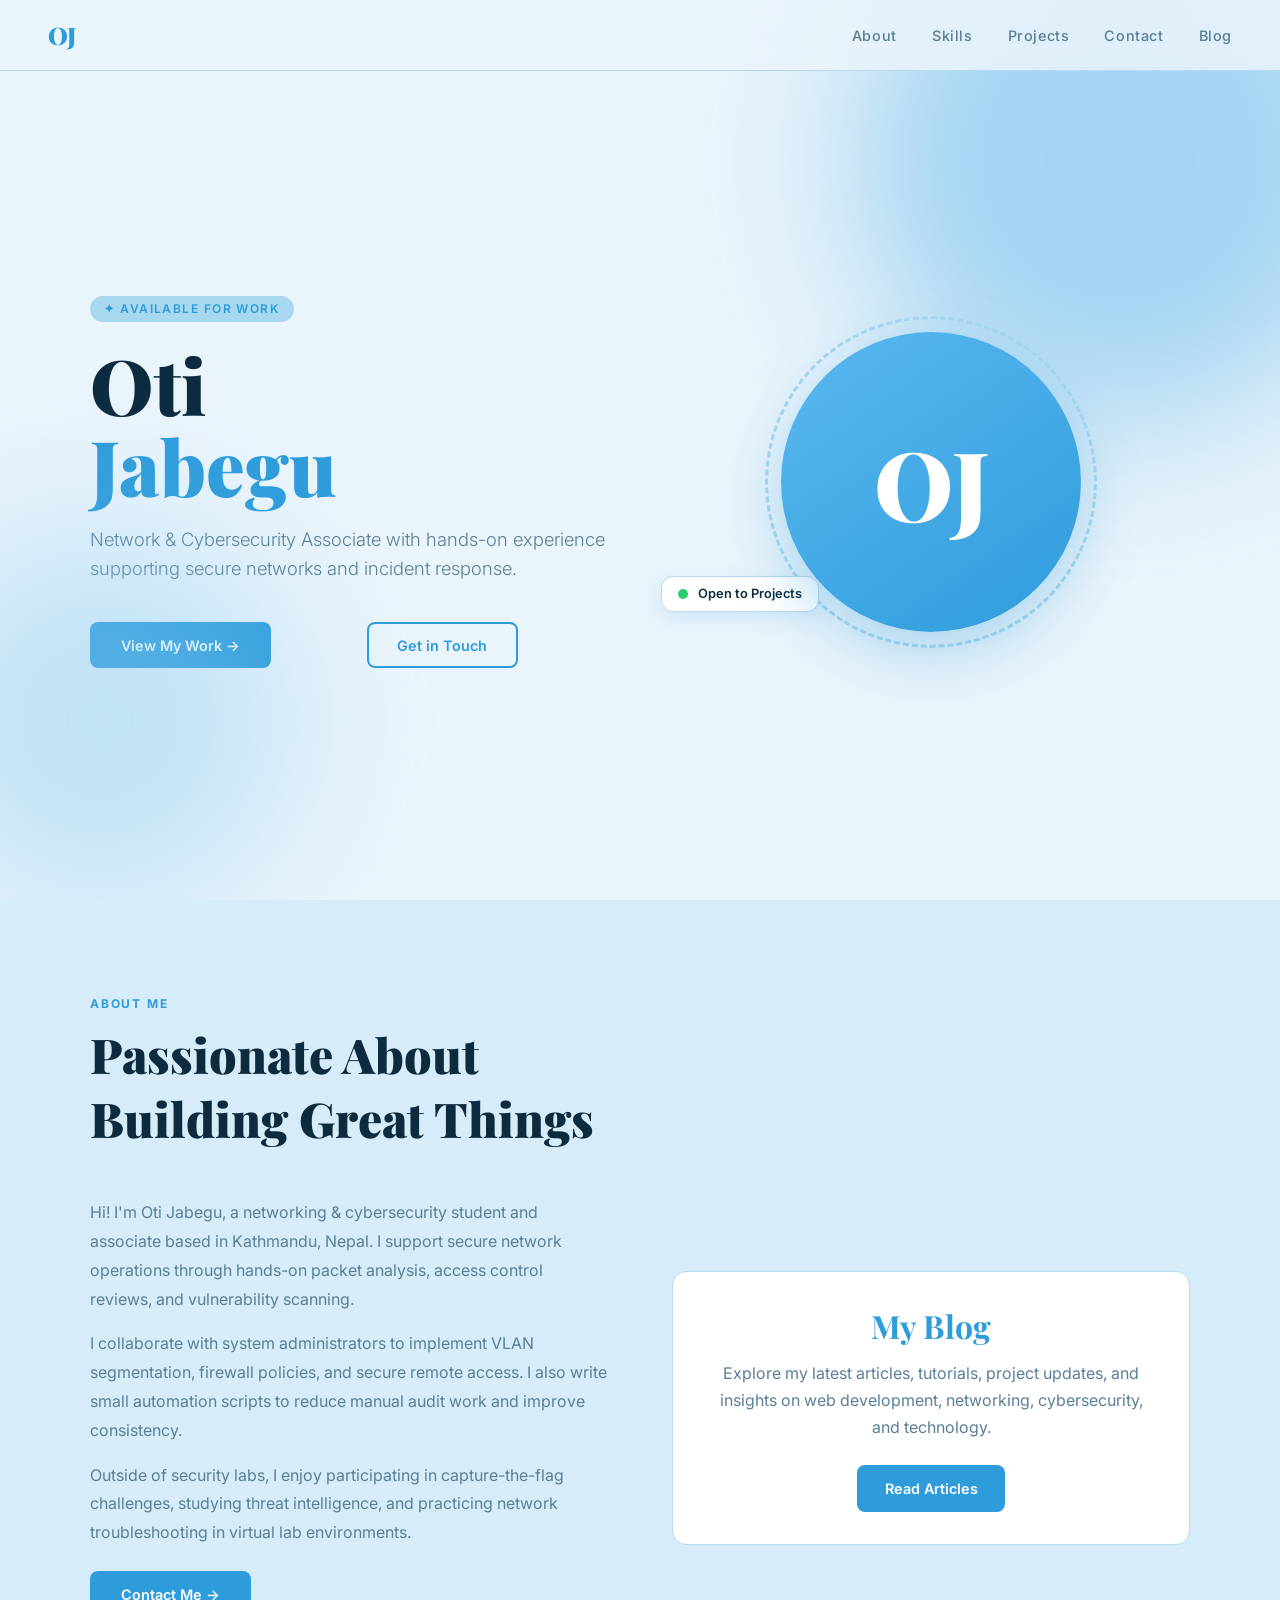
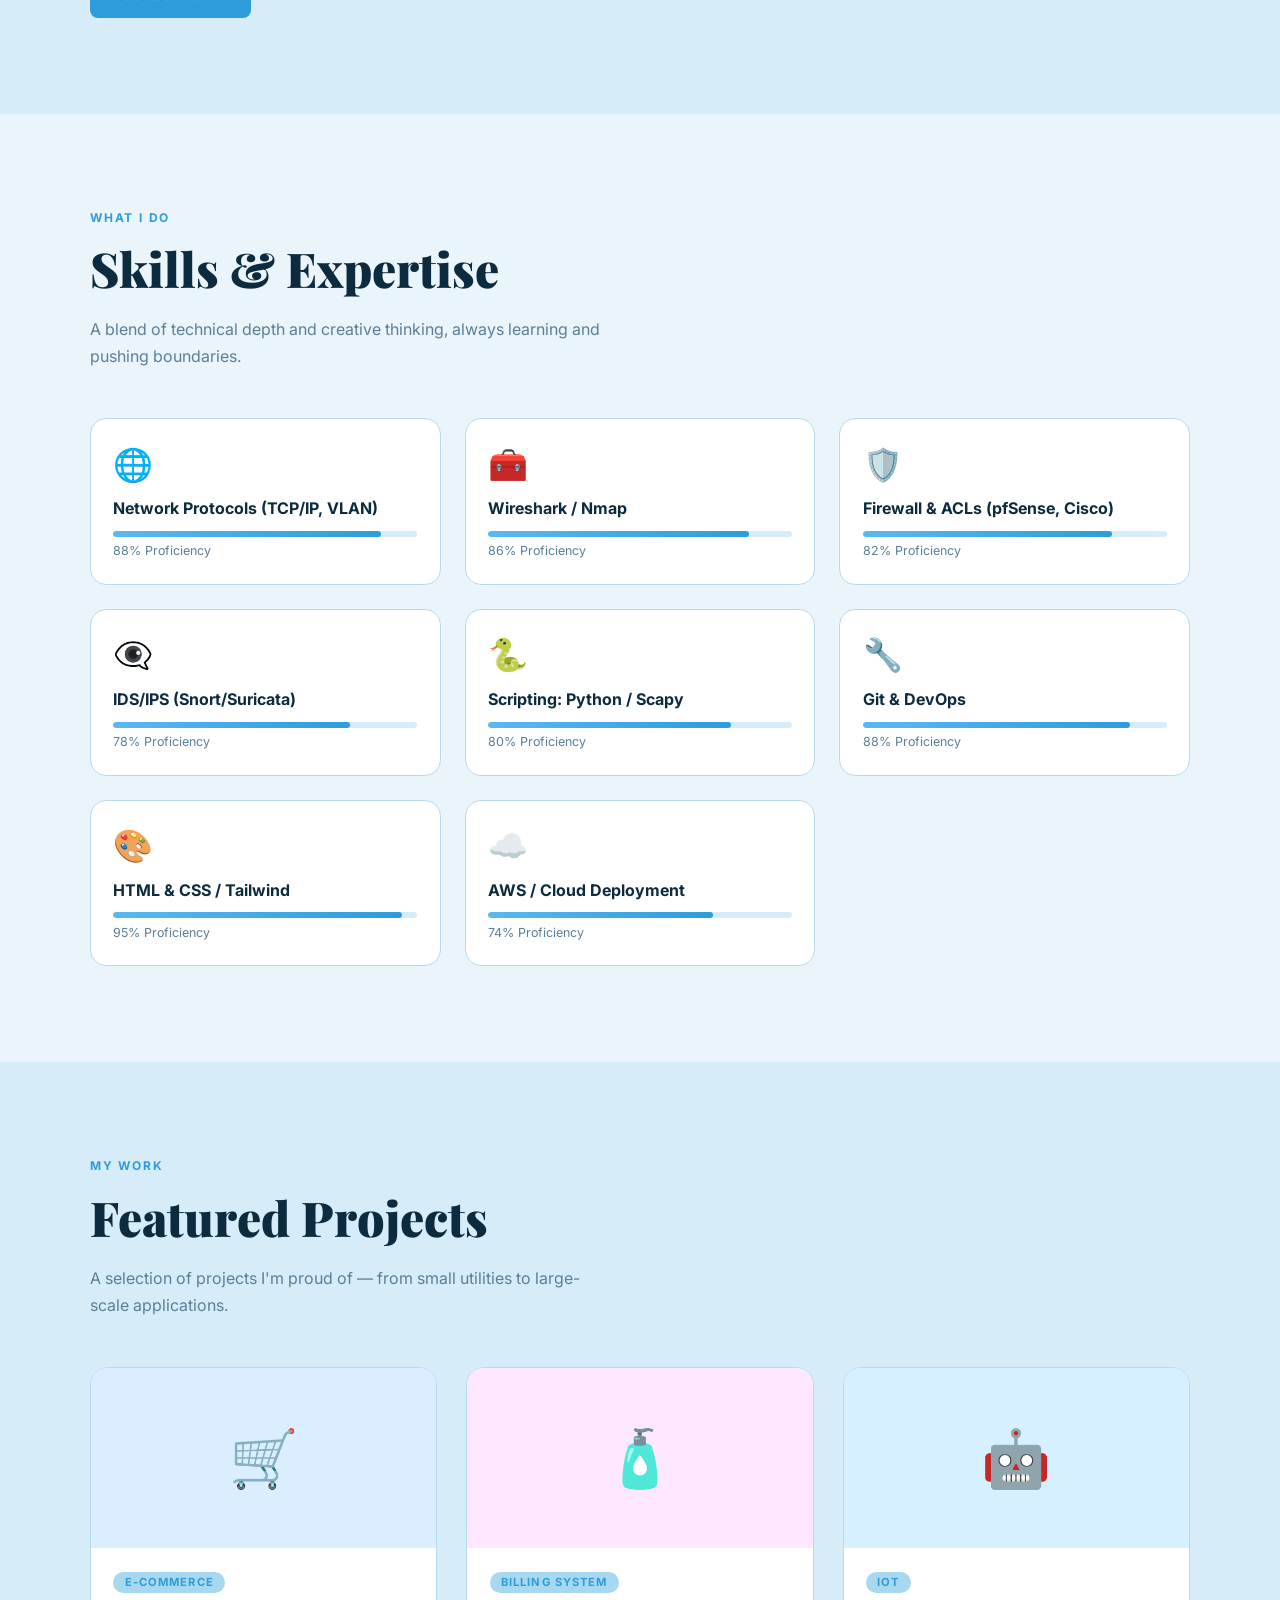
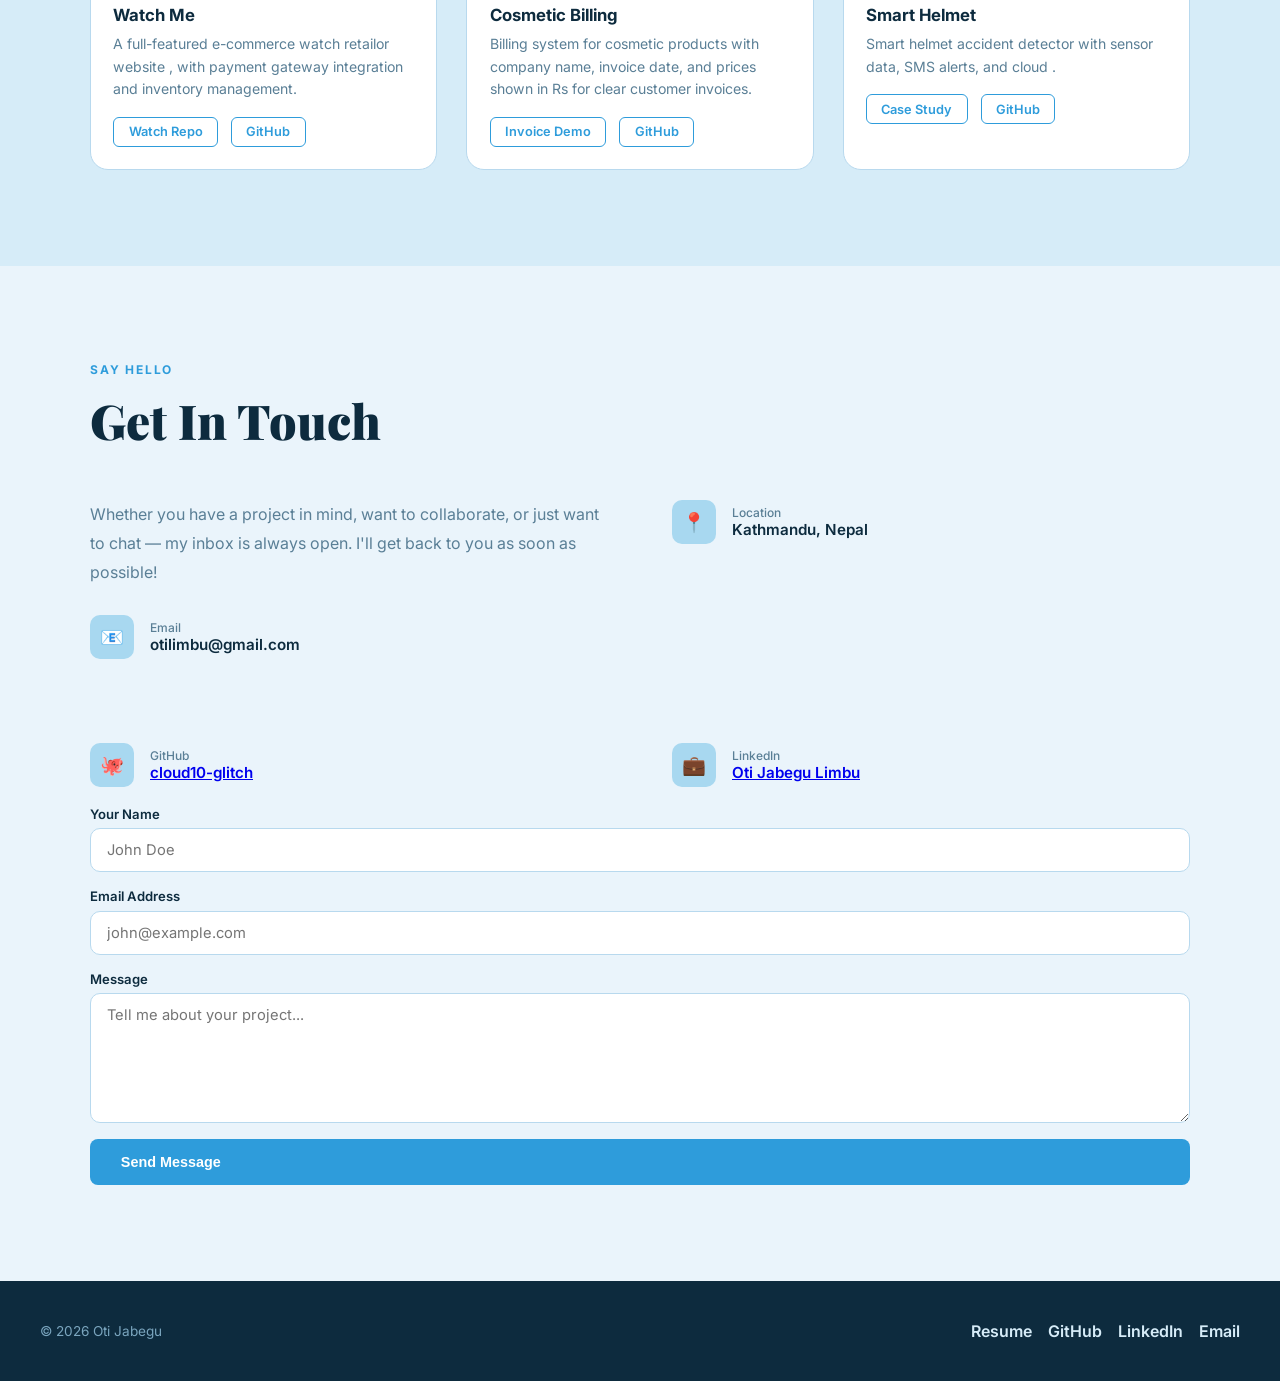
<file: Porfilio/index.html>
<!DOCTYPE html>
<!--
  INDEX.HTML
  This file holds the STRUCTURE / CONTENT of the website
  (the text, headings, sections, buttons, and links).

  It links out to two other files:
    - style.css  → controls how everything LOOKS
    - script.js  → controls how everything BEHAVES/interacts

  Keeping HTML, CSS, and JS in separate files is standard
  practice — it makes each file shorter and easier to find
  what you're looking for.
-->
<html lang="en">
<head>
  <meta charset="UTF-8" />
  <meta name="viewport" content="width=device-width, initial-scale=1.0" />
  <title>Oti Jabegu | Portfolio</title>

  <!-- Google Fonts used by this design -->
  <link
    href="https://fonts.googleapis.com/css2?family=Playfair+Display:wght@400;700;900&family=Inter:wght@300;400;500;600&display=swap"
    rel="stylesheet"
  />

  <!-- Our own stylesheet (all the CSS lives here now) -->
  <link rel="stylesheet" href="style.css" />
</head>
<body>

  <!-- ============ NAVIGATION BAR ============ -->
  <nav id="navbar">
    <div class="nav-logo">OJ</div>
    <ul class="nav-links">
      <li><a href="#about">About</a></li>
      <li><a href="#skills">Skills</a></li>
      <li><a href="#projects">Projects</a></li>
      <li><a href="#contact">Contact</a></li>
      <li><a href="blog.html">Blog</a></li>
    </ul>
  </nav>

  <!-- ============ HERO SECTION ============ -->
  <section id="hero">
    <!-- Decorative glowing circles in the background -->
    <div class="orb orb1" id="orb1"></div>
    <div class="orb orb2" id="orb2"></div>

    <div class="hero-inner">
      <div class="hero-content">
        <div class="hero-tag">✦ Available for Work</div>
        <h1 class="hero-name">Oti<br /><span>Jabegu</span></h1>
        <p class="hero-sub">
          Network & Cybersecurity Associate with hands-on experience supporting secure networks and incident response.
        </p>
        <div class="hero-btns">
          <a href="#projects" class="btn btn-primary">View My Work →</a>
          <a href="#contact" class="btn btn-outline">Get in Touch</a>
        </div>
      </div>

      <div class="hero-visual">
        <div class="avatar-wrap">
          <div class="avatar-ring"></div>
          <div class="avatar-circle">OJ</div>
          <div class="badge badge1">
            <div class="badge-dot"></div>
            Open to Projects
          </div>
          
        </div>
      </div>
    </div>
  </section>

  <!-- ============ ABOUT SECTION ============ -->
  <section id="about">
    <div class="section-inner">
      <p class="section-eyebrow fade-up">About Me</p>
      <h2 class="section-title fade-up">Passionate About<br />Building Great Things</h2>

      <div class="about-grid fade-up">
        <div class="about-text">
          <p>
            Hi! I'm Oti Jabegu, a networking & cybersecurity student and
            associate based in Kathmandu, Nepal. I support secure network
            operations through hands-on packet analysis, access control
            reviews, and vulnerability scanning.
          </p>
          <p>
            I collaborate with system administrators to implement VLAN
            segmentation, firewall policies, and secure remote access. I also
            write small automation scripts to reduce manual audit work and
            improve consistency.
          </p>
          <p>
            Outside of security labs, I enjoy participating in capture-the-flag
            challenges, studying threat intelligence, and practicing network
            troubleshooting in virtual lab environments.
          </p>
          <a href="#contact" class="btn btn-primary" style="width:fit-content; margin-top:.5rem">
            Contact Me →
          </a>
        </div>

        <div class="blog-ad">
  <i class="fas fa-blog"></i>
  <h3>My Blog</h3>
  <p>
    Explore my latest articles, tutorials, project updates, and insights
    on web development, networking, cybersecurity, and technology.
  </p>
  <a href="blog.html" class="btn">Read Articles</a>
</div>
  </section>

  <!-- ============ SKILLS SECTION ============ -->
  <!-- The actual skill cards are built by JavaScript (see script.js) -->
  <section id="skills">
    <div class="section-inner">
      <p class="section-eyebrow fade-up">What I Do</p>
      <h2 class="section-title fade-up">Skills &amp; Expertise</h2>
      <p class="section-desc fade-up">
        A blend of technical depth and creative thinking, always learning and pushing boundaries.
      </p>
      <div class="skills-grid" id="skills-grid">
        <!-- filled in automatically by script.js -->
      </div>
    </div>
  </section>

  <!-- ============ PROJECTS SECTION ============ -->
  <!-- The actual project cards are built by JavaScript (see script.js) -->
  <section id="projects">
    <div class="section-inner">
      <p class="section-eyebrow fade-up">My Work</p>
      <h2 class="section-title fade-up">Featured Projects</h2>
      <p class="section-desc fade-up">
        A selection of projects I'm proud of — from small utilities to large-scale applications.
      </p>
      <div class="projects-grid" id="projects-grid">
        <!-- filled in automatically by script.js -->
      </div>
    </div>
  </section>

  <!-- ============ CONTACT SECTION ============ -->
  <section id="contact">
    <div class="section-inner">
      <p class="section-eyebrow fade-up">Say Hello</p>
      <h2 class="section-title fade-up">Get In Touch</h2>

      <div class="contact-wrap fade-up">
        <!-- Left column: contact details -->
        <div class="contact-info">
          <p>
            Whether you have a project in mind, want to collaborate, or just
            want to chat — my inbox is always open. I'll get back to you as
            soon as possible!
          </p>

          <div class="contact-item">
            <div class="contact-icon">📧</div>
            <div>
              <div class="contact-label">Email</div>
              <div class="contact-val">otilimbu@gmail.com</div>
              </div>
            </div>
          </div>

          <div class="contact-item">
            <div class="contact-icon">📍</div>
            <div>
              <div class="contact-label">Location</div>
              <div class="contact-val">Kathmandu, Nepal</div>
            </div>
          </div>

          <div class="contact-item">
            <div class="contact-icon">🐙</div>
            <div>
              <div class="contact-label">GitHub</div>
              <div class="contact-val"><a href="https://github.com/cloud10-glitch" target="_blank" rel="noopener noreferrer">cloud10-glitch</a></div>
            </div>
          </div>
 
          <div class="contact-item">
            <div class="contact-icon">💼</div>
            <div>
              <div class="contact-label">LinkedIn</div>
              <div class="contact-val"><a href="https://www.linkedin.com/in/oti-jabegu-limbu-67b0b8324" target="_blank" rel="noopener noreferrer">Oti Jabegu Limbu</a></div>
            </div>
          </div>
        </div>

        <!-- Right column: the contact form itself -->
        <form class="contact-form" id="contact-form">
          <div class="form-group">
            <label for="name">Your Name</label>
            <input id="name" type="text" placeholder="John Doe" required />
          </div>
          <div class="form-group">
            <label for="email">Email Address</label>
            <input id="email" type="email" placeholder="john@example.com" required />
          </div>
          <div class="form-group">
            <label for="message">Message</label>
            <textarea id="message" placeholder="Tell me about your project..." required></textarea>
          </div>
          <button type="submit" class="btn btn-primary">Send Message </button>
          <div id="msg-sent">✅ Message sent! I'll be in touch soon.</div>
        </form>
      </div>
    </div>
  </section>

  <!-- ============ FOOTER ============ -->
  <footer>
    
    <p>© 2026 Oti Jabegu</p>
    <div class="footer-links">
      <a href="resume.pdf" target="_blank" rel="noopener noreferrer">Resume</a>
      <a href="https://github.com/cloud10-glitch" target="_blank" rel="noopener noreferrer">GitHub</a>
      <a href="https://www.linkedin.com/in/oti-jabegu-limbu-67b0b8324" target="_blank" rel="noopener noreferrer">LinkedIn</a>
      <a href="mailto:otilimbu@gmail.com">Email</a>
    </div>
  </footer>

  <!-- Our own script (all the JavaScript lives here now) -->
  <!-- Placed at the very end of <body> so the HTML above loads first -->
  <script src="script.js"></script>
</body>
</html>
</file>
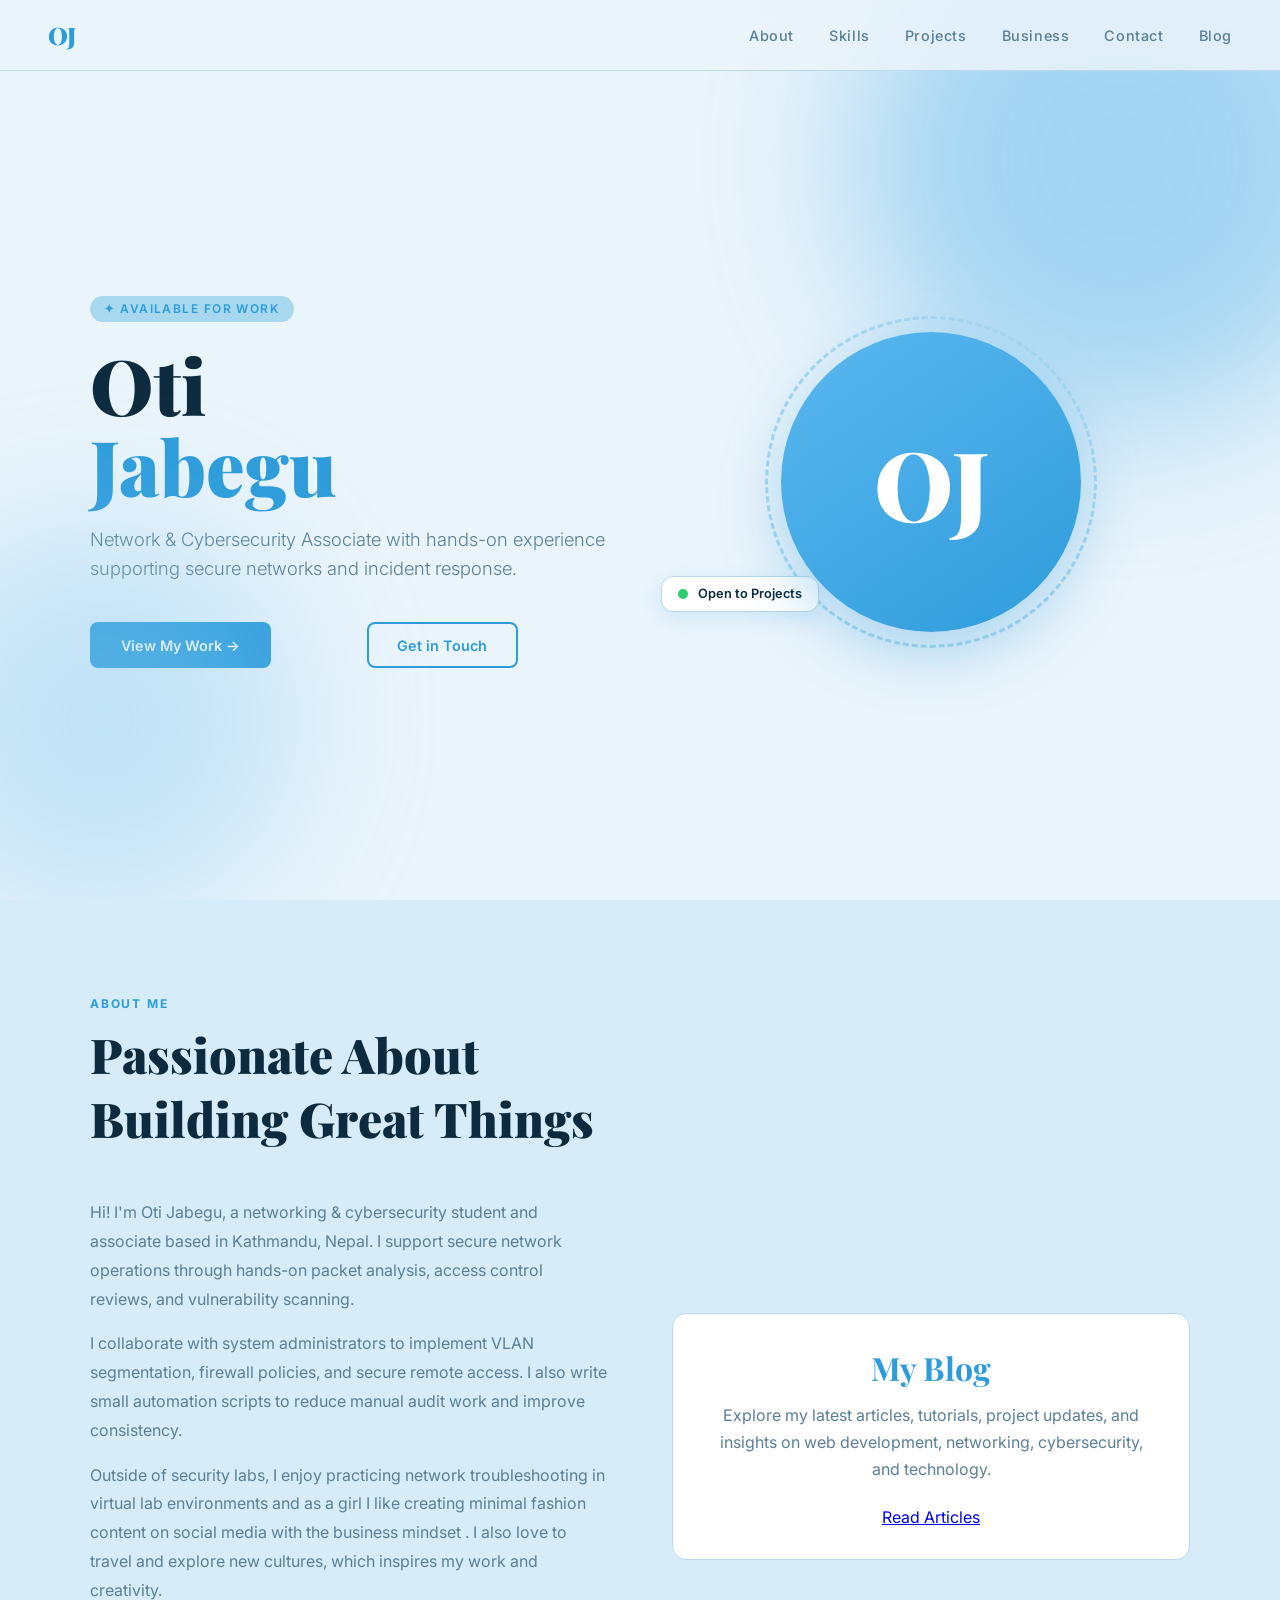
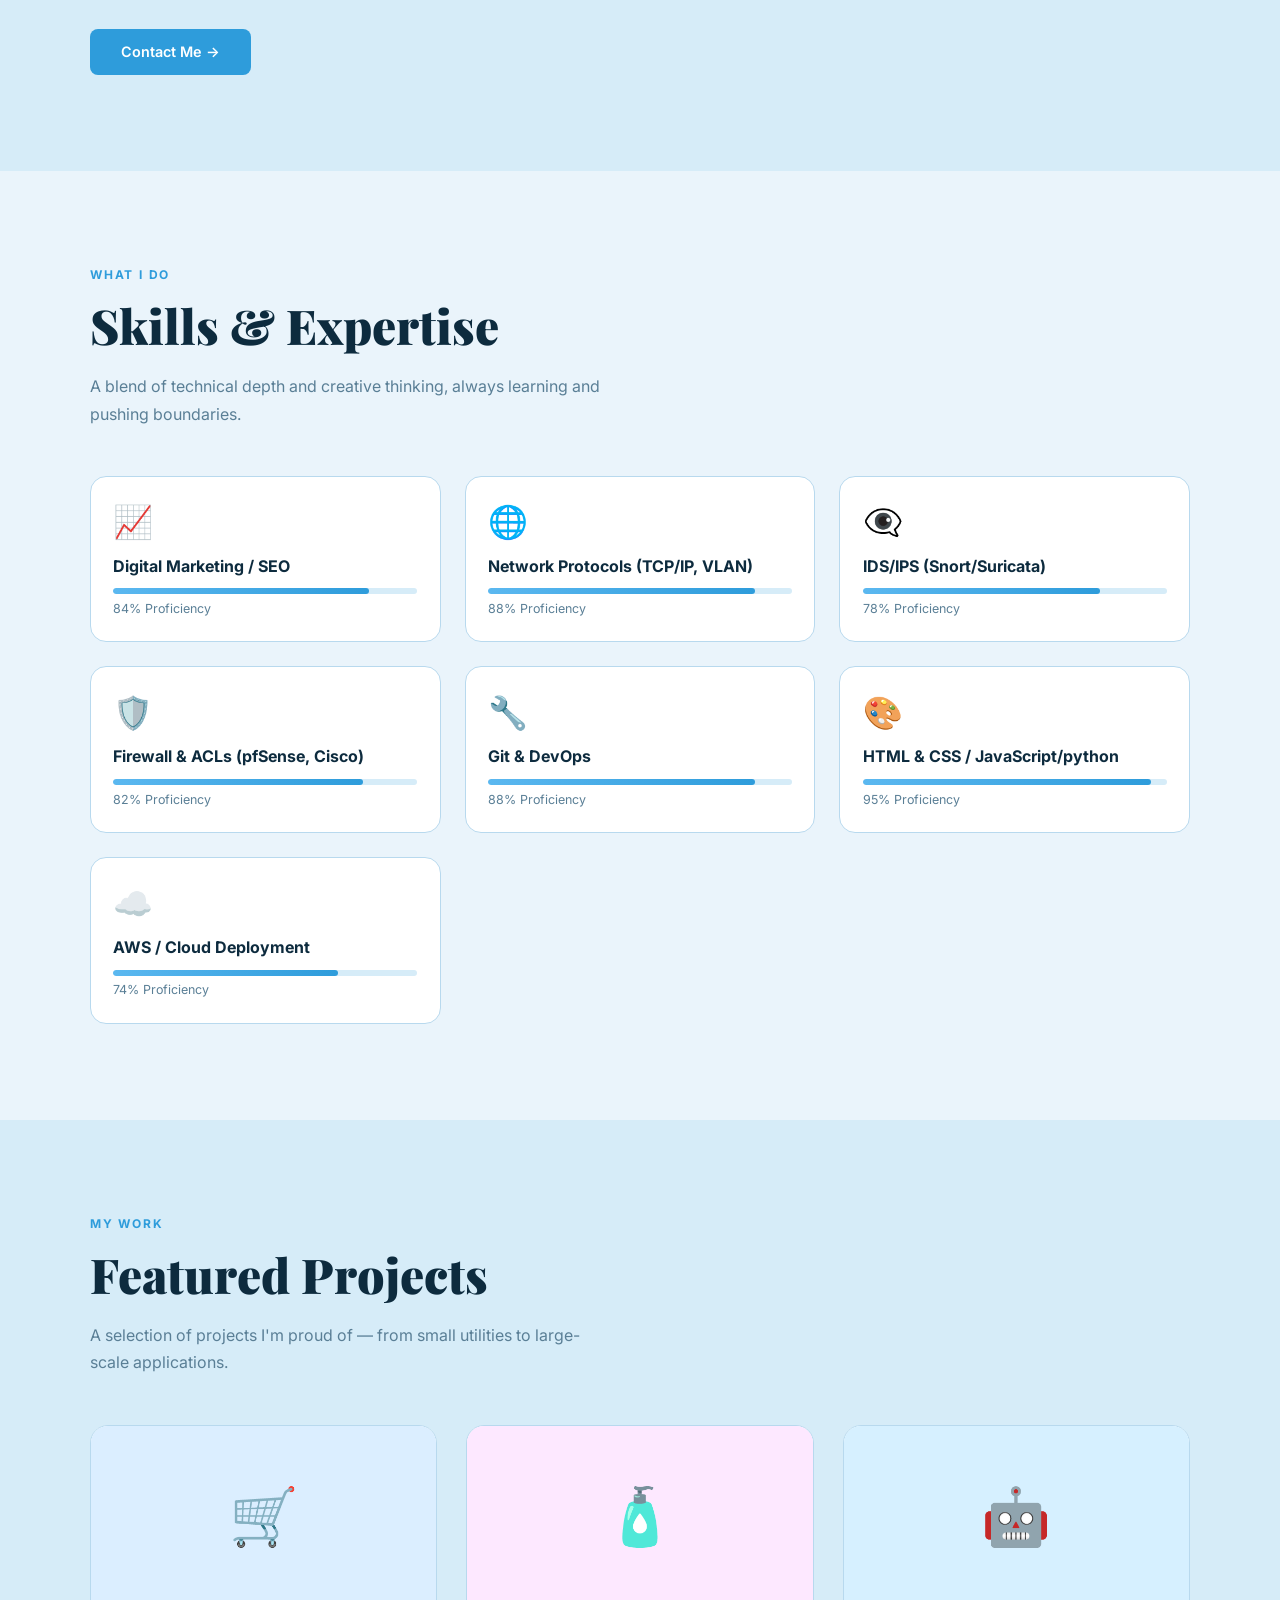
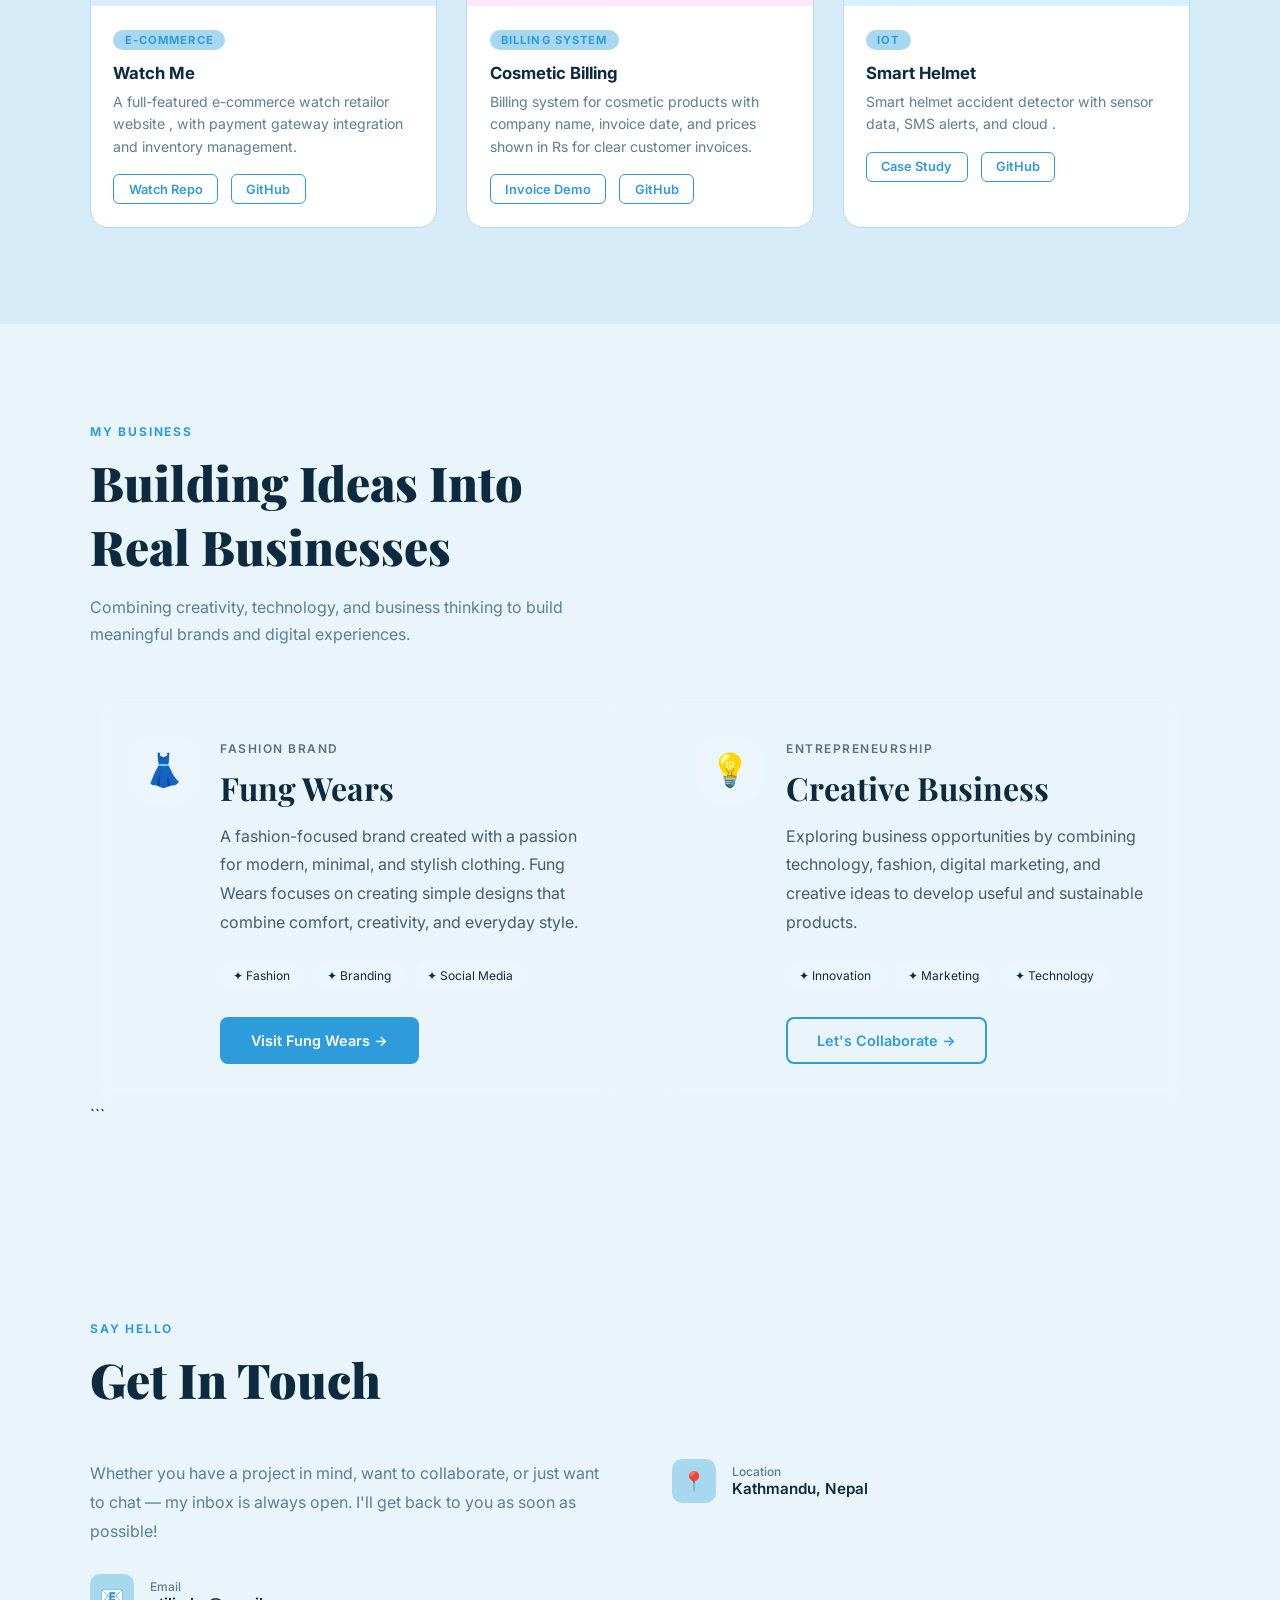
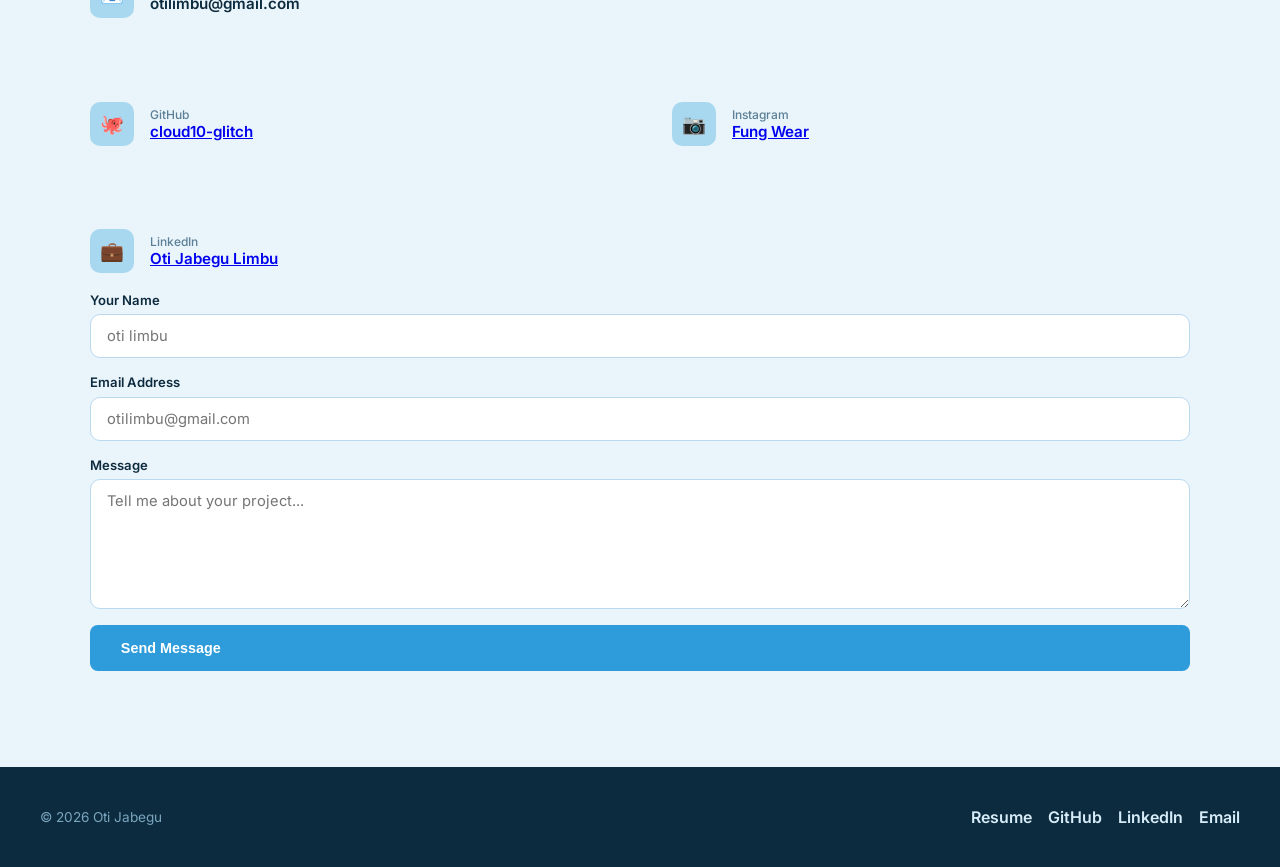
<file: Porfilio/Porfilio/index.html>
<!DOCTYPE html>
<!--
  INDEX.HTML
  This file holds the STRUCTURE / CONTENT of the website
  (the text, headings, sections, buttons, and links).

  It links out to two other files:
    - style.css  → controls how everything LOOKS
    - script.js  → controls how everything BEHAVES/interacts

  Keeping HTML, CSS, and JS in separate files is standard
  practice — it makes each file shorter and easier to find
  what you're looking for.
-->
<html lang="en">
<head>
  <meta charset="UTF-8" />
  <meta name="viewport" content="width=device-width, initial-scale=1.0" />
  <title>Oti Jabegu | Portfolio</title>

  <!-- Google Fonts used by this design -->
  <link
    href="https://fonts.googleapis.com/css2?family=Playfair+Display:wght@400;700;900&family=Inter:wght@300;400;500;600&display=swap"
    rel="stylesheet"
  />

  <!-- Our own stylesheet (all the CSS lives here now) -->
  <link rel="stylesheet" href="style.css" />
</head>
<body>

  <!-- ============ NAVIGATION BAR ============ -->
  <nav id="navbar">
    <div class="nav-logo">OJ</div>
    <ul class="nav-links">
      <li><a href="#about">About</a></li>
      <li><a href="#skills">Skills</a></li>
      <li><a href="#projects">Projects</a></li>
      <li><a href="#business">Business</a></li>
      <li><a href="#contact">Contact</a></li>
      <li><a href="blog.html">Blog</a></li>
    </ul>
  </nav>

  <!-- ============ HERO SECTION ============ -->
  <section id="hero">
    <!-- Decorative glowing circles in the background -->
    <div class="orb orb1" id="orb1"></div>
    <div class="orb orb2" id="orb2"></div>

    <div class="hero-inner">
      <div class="hero-content">
        <div class="hero-tag">✦ Available for Work</div>
        <h1 class="hero-name">Oti<br /><span>Jabegu</span></h1>
        <p class="hero-sub">
          Network & Cybersecurity Associate with hands-on experience supporting secure networks and incident response.
        </p>
        <div class="hero-btns">
          <a href="#projects" class="btn btn-primary">View My Work →</a>
          <a href="#contact" class="btn btn-outline">Get in Touch</a>
        </div>
      </div>

      <div class="hero-visual">
        <div class="avatar-wrap">
          <div class="avatar-ring"></div>
          <div class="avatar-circle">OJ</div>
          <div class="badge badge1">
            <div class="badge-dot"></div>
            Open to Projects
          </div>
          
        </div>
      </div>
    </div>
  </section>

  <!-- ============ ABOUT SECTION ============ -->
  <section id="about">
    <div class="section-inner">
      <p class="section-eyebrow fade-up">About Me</p>
      <h2 class="section-title fade-up">Passionate About<br />Building Great Things</h2>

      <div class="about-grid">
        <div class="about-text">
          <p>
            Hi! I'm Oti Jabegu, a networking & cybersecurity student and
            associate based in Kathmandu, Nepal. I support secure network
            operations through hands-on packet analysis, access control
            reviews, and vulnerability scanning.
          </p>
          <p>
            I collaborate with system administrators to implement VLAN
            segmentation, firewall policies, and secure remote access. I also
            write small automation scripts to reduce manual audit work and
            improve consistency.
          </p>
          <p>
            Outside of security labs, I enjoy practicing network
            troubleshooting in virtual lab environments and as a girl I like creating minimal fashion content on social media with the business mindset . 
            I  also love to travel and explore new cultures, which inspires my work and creativity.
          </p>
          <a href="#contact" class="btn btn-primary" style="width:fit-content; margin-top:.5rem">
            Contact Me →
          </a>
        </div>

        <div class="blog-ad" style="display:block !important; visibility:visible !important; opacity:1 !important;">
          <i class="fas fa-blog"></i>
          <h3>My Blog</h3>
          <p>
            Explore my latest articles, tutorials, project updates, and insights
            on web development, networking, cybersecurity, and technology.
          </p>
          <div>
          <a href="blog.html">Read Articles</a>
        </div>
      </div>
  </section>

  <!-- ============ SKILLS SECTION ============ -->
  <!-- The actual skill cards are built by JavaScript (see script.js) -->
  <section id="skills">
    <div class="section-inner">
      <p class="section-eyebrow fade-up">What I Do</p>
      <h2 class="section-title fade-up">Skills &amp; Expertise</h2>
      <p class="section-desc fade-up">
        A blend of technical depth and creative thinking, always learning and pushing boundaries.
      </p>
      <div class="skills-grid" id="skills-grid">
        <!-- filled in automatically by script.js -->
      </div>
    </div>
  </section>

  <!-- ============ PROJECTS SECTION ============ -->
  <!-- The actual project cards are built by JavaScript (see script.js) -->
  <section id="projects">
    <div class="section-inner">
      <p class="section-eyebrow fade-up">My Work</p>
      <h2 class="section-title fade-up">Featured Projects</h2>
      <p class="section-desc fade-up">
        A selection of projects I'm proud of — from small utilities to large-scale applications.
      </p>
      <div class="projects-grid" id="projects-grid">
        <!-- filled in automatically by script.js -->
      </div>
    </div>
  </section>
  <!-- ============ BUSINESS SECTION ============ -->

<section id="business">
  <div class="section-inner">
<p class="section-eyebrow fade-up">My Business</p>

<h2 class="section-title fade-up">
  Building Ideas Into<br />Real Businesses
</h2>

<p class="section-desc fade-up">
  Combining creativity, technology, and business thinking to build
  meaningful brands and digital experiences.
</p>

<div class="business-grid fade-up">

  <!-- Business Card -->
  <div class="business-card">
    <div class="business-icon">👗</div>

    <div class="business-content">
      <span class="business-tag">Fashion Brand</span>

      <h3>Fung Wears</h3>

      <p>
        A fashion-focused brand created with a passion for modern,
        minimal, and stylish clothing. Fung Wears focuses on creating
        simple designs that combine comfort, creativity, and everyday style.
      </p>

      <div class="business-features">
        <span>✦ Fashion</span>
        <span>✦ Branding</span>
        <span>✦ Social Media</span>
      </div>

      <a
        href="https://www.instagram.com/fung_wears/"
        target="_blank"
        rel="noopener noreferrer"
        class="btn btn-primary"
      >
        Visit Fung Wears →
      </a>
    </div>
  </div>

  <!-- Business Idea Card -->
  <div class="business-card business-card-alt">
    <div class="business-icon">💡</div>

    <div class="business-content">
      <span class="business-tag">Entrepreneurship</span>

      <h3>Creative Business</h3>

      <p>
        Exploring business opportunities by combining technology,
        fashion, digital marketing, and creative ideas to develop
        useful and sustainable products.
      </p>

      <div class="business-features">
        <span>✦ Innovation</span>
        <span>✦ Marketing</span>
        <span>✦ Technology</span>
      </div>

      <a href="#contact" class="btn btn-outline">
        Let's Collaborate →
      </a>
    </div>
  </div>

</div>
```

  </div>
</section>


  <!-- ============ CONTACT SECTION ============ -->
  <section id="contact">
    <div class="section-inner">
      <p class="section-eyebrow fade-up">Say Hello</p>
      <h2 class="section-title fade-up">Get In Touch</h2>

      <div class="contact-wrap fade-up">
        <!-- Left column: contact details -->
        <div class="contact-info">
          <p>
            Whether you have a project in mind, want to collaborate, or just
            want to chat — my inbox is always open. I'll get back to you as
            soon as possible!
          </p>

          <div class="contact-item">
            <div class="contact-icon">📧</div>
            <div>
              <div class="contact-label">Email</div>
              <div class="contact-val">otilimbu@gmail.com</div>
              </div>
            </div>
          </div>
<div class="contact-item">
            <div class="contact-icon">📍</div>
            <div>
              <div class="contact-label">Location</div>
              <div class="contact-val">Kathmandu, Nepal</div>
            </div>
          </div>
          

          <div class="contact-item">
            <div class="contact-icon">🐙</div>
            <div>
              <div class="contact-label">GitHub</div>
              <div class="contact-val"><a href="https://github.com/cloud10-glitch" target="_blank" rel="noopener noreferrer">cloud10-glitch</a></div>
            </div>
          </div>
          

          <div class="contact-item">
            <div class="contact-icon">📷</div>
            <div>
              <div class="contact-label">Instagram</div>
              <div class="contact-val"><a href="https://www.instagram.com/fung_wears/" target="_blank" rel="noopener noreferrer">Fung Wear</a></div>
            </div>
          </div>
 
          <div class="contact-item">
            <div class="contact-icon">💼</div>
            <div>
              <div class="contact-label">LinkedIn</div>
              <div class="contact-val"><a href="https://www.linkedin.com/in/oti-jabegu-limbu-67b0b8324" target="_blank" rel="noopener noreferrer">Oti Jabegu Limbu</a></div>
            </div>
          </div>
        </div>

        <!-- Right column: the contact form itself -->
        <form class="contact-form" id="contact-form">
          <div class="form-group">
            <label for="name">Your Name</label>
            <input id="name" type="text" placeholder="oti limbu" required />
          </div>
          <div class="form-group">
            <label for="email">Email Address</label>
            <input id="email" type="email" placeholder="otilimbu@gmail.com" required />
          </div>
          <div class="form-group">
            <label for="message">Message</label>
            <textarea id="message" placeholder="Tell me about your project..." required></textarea>
          </div>
          <button type="submit" class="btn btn-primary">Send Message </button>
          <div id="msg-sent">✅ Message sent! I'll be in touch soon.</div>
        </form>
      </div>
    </div>
  </section>

  <!-- ============ FOOTER ============ -->
  <footer>
    
    <p>© 2026 Oti Jabegu</p>
    <div class="footer-links">
      <a href="Oti Jabegu CV6.pdf" target="_blank" rel="noopener noreferrer">Resume</a>
      <a href="https://github.com/cloud10-glitch" target="_blank" rel="noopener noreferrer">GitHub</a>
      <a href="https://www.linkedin.com/in/oti-jabegu-limbu-67b0b8324" target="_blank" rel="noopener noreferrer">LinkedIn</a>
      <a href="mailto:otilimbu@gmail.com">Email</a>
    </div>
  </footer>

  <!-- Our own script (all the JavaScript lives here now) -->
  <!-- Placed at the very end of <body> so the HTML above loads first -->
  <script src="script.js"></script>
</body>
</html>
</file>
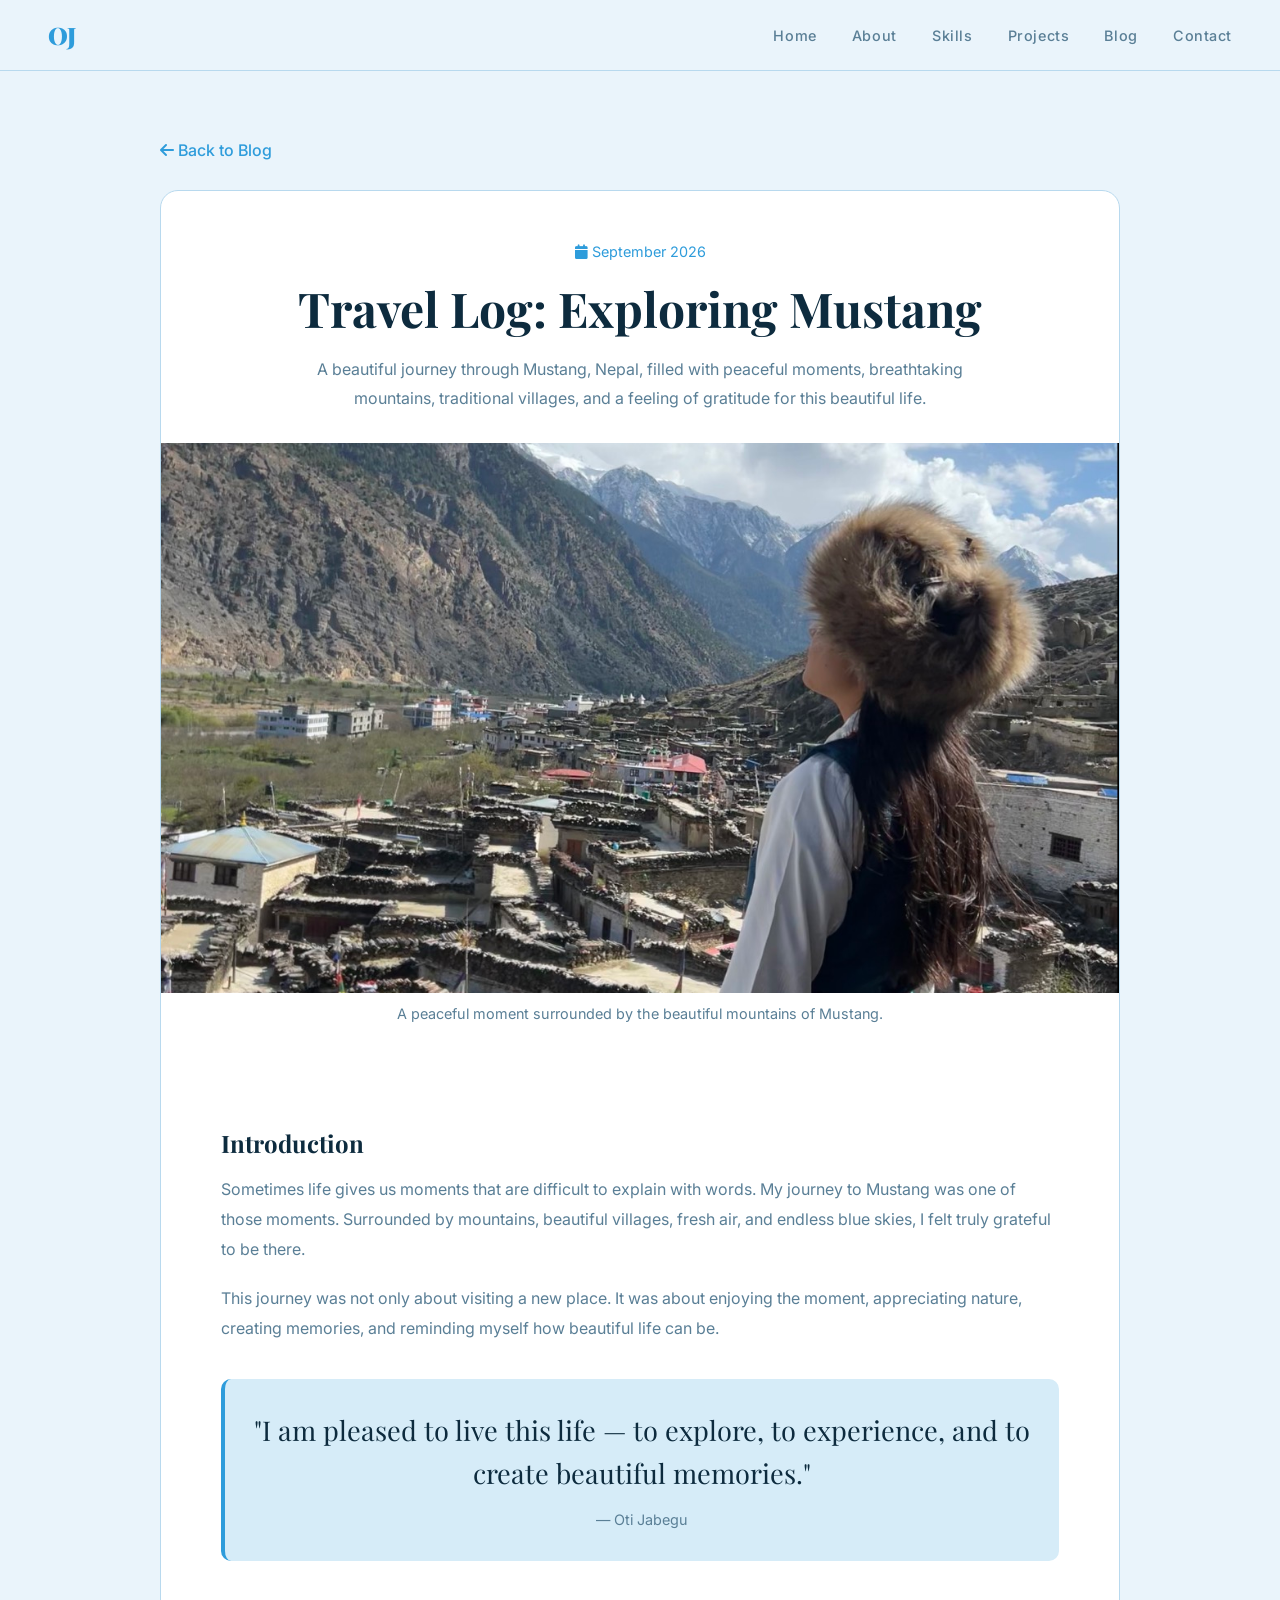
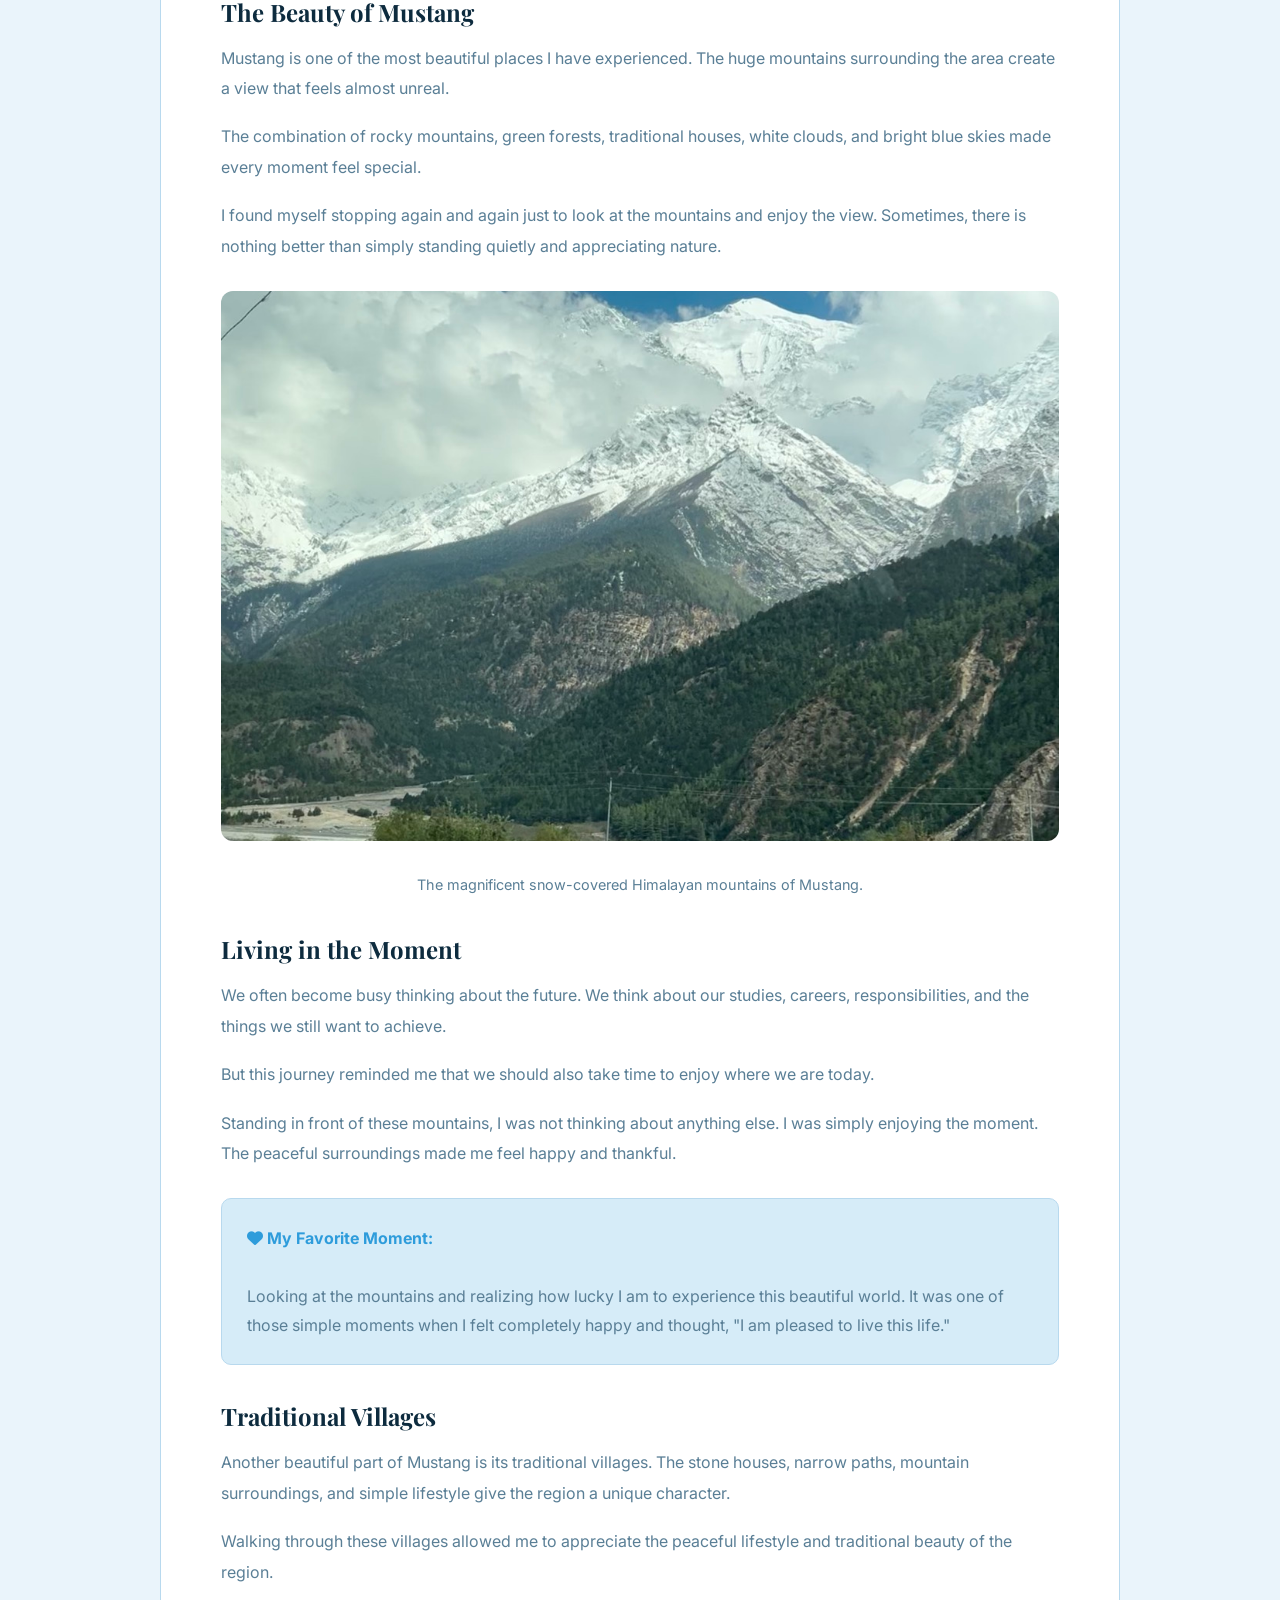
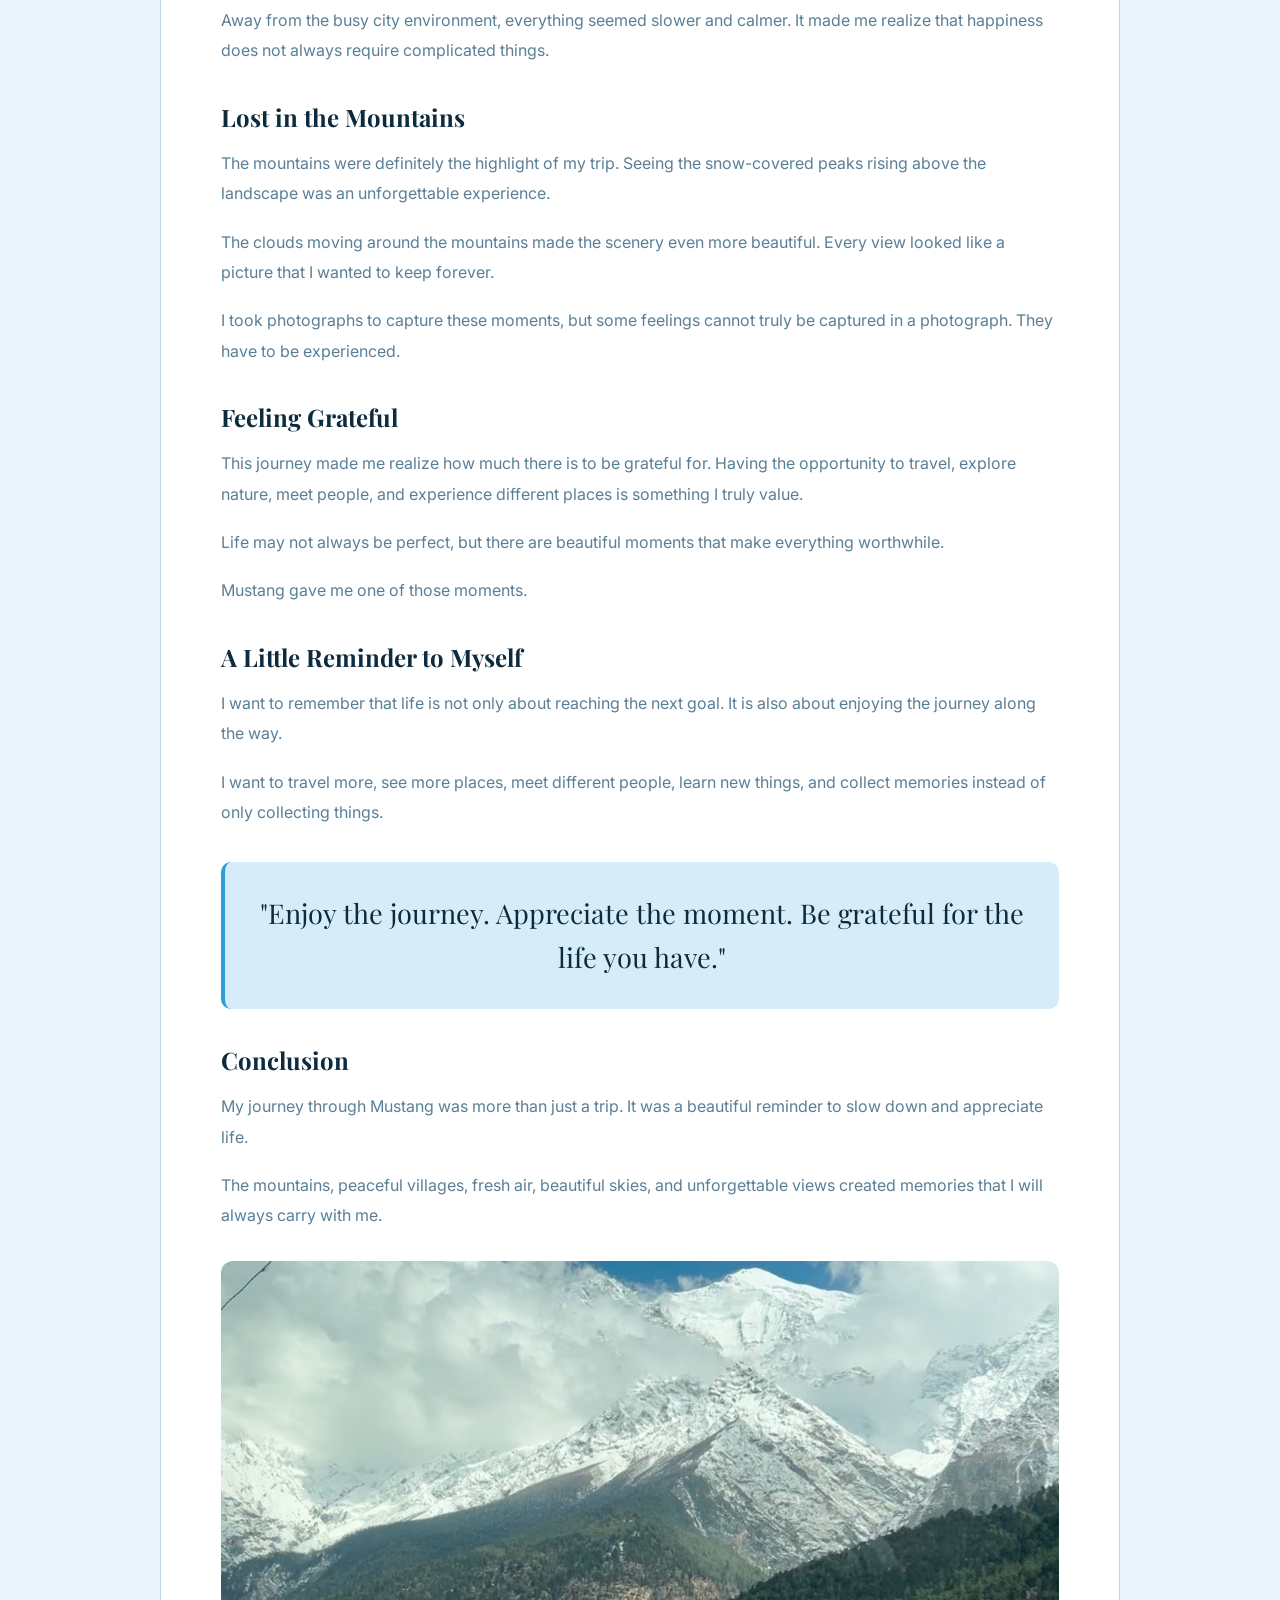
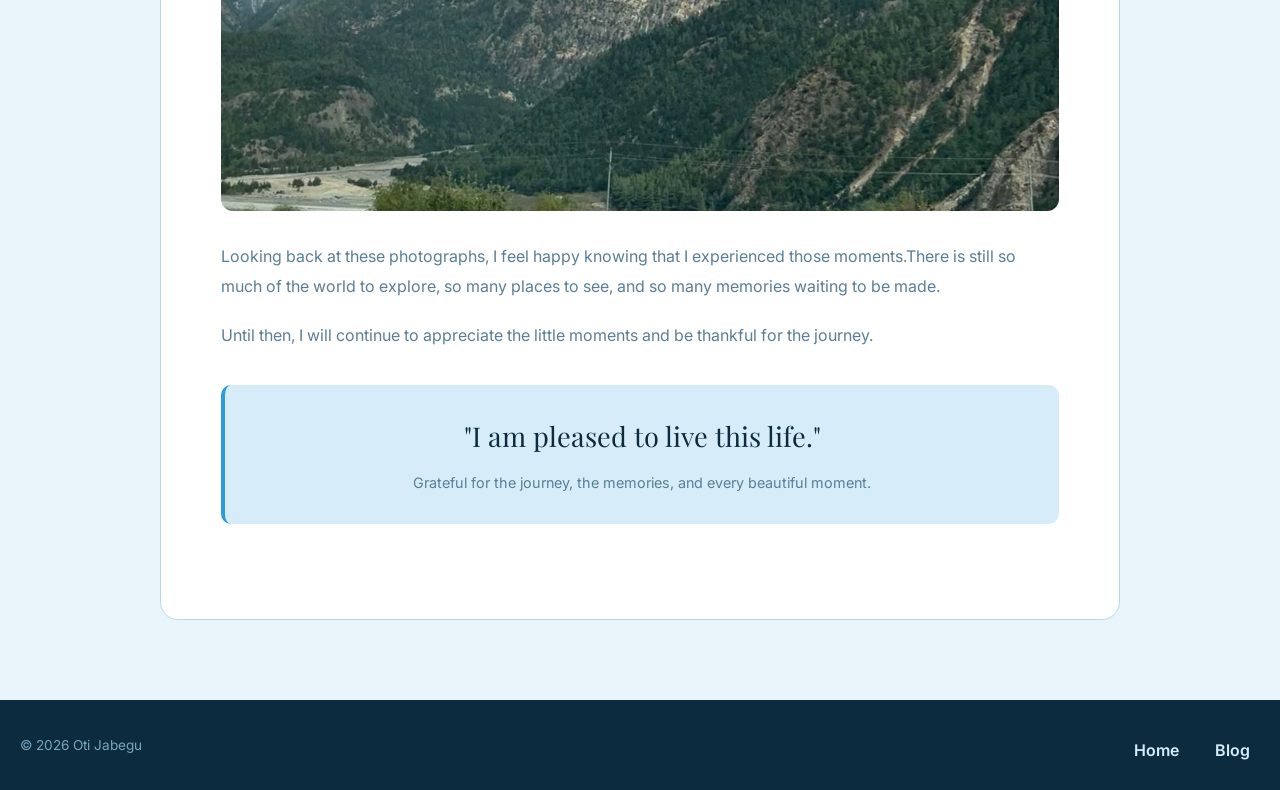
<file: Porfilio/Porfilio/read1.html>
<!DOCTYPE html>
<html lang="en">
<head>
    <meta charset="UTF-8">
    <meta name="viewport" content="width=device-width, initial-scale=1.0">

    <title>Travel Log: Exploring Mustang | Oti Jabegu</title>

    <!-- Main CSS -->
    <link rel="stylesheet" href="style.css">

    <!-- Google Fonts -->
    <link href="https://fonts.googleapis.com/css2?family=Playfair+Display:wght@700&family=Inter:wght@300;400;500;600&display=swap" rel="stylesheet">

    <!-- Font Awesome -->
    <link rel="stylesheet"
          href="https://cdnjs.cloudflare.com/ajax/libs/font-awesome/6.5.2/css/all.min.css">

    <!-- Internal CSS -->
    <style>

        /* Article Container */
        .article-container {
            max-width: 1000px;
            margin: auto;
            padding: 140px 20px 80px;
        }

        /* Back Button */
        .back-btn {
            display: inline-block;
            color: var(--accent);
            text-decoration: none;
            margin-bottom: 30px;
            font-weight: 500;
        }

        .back-btn:hover {
            text-decoration: underline;
        }

        /* Article */
        .article {
            background: #fff;
            border: 1px solid var(--border);
            border-radius: 18px;
            overflow: hidden;
        }

        /* Article Header */
        .article-header {
            text-align: center;
            padding: 50px 40px 30px;
        }

        .article-date {
            color: var(--accent);
            font-size: 0.9rem;
        }

        .article-header h1 {
            font-family: 'Playfair Display', serif;
            font-size: 3rem;
            margin: 15px 0;
        }

        .article-intro {
            color: var(--muted);
            line-height: 1.8;
            max-width: 700px;
            margin: auto;
        }

        /* Main Image */
        .article-image {
            width: 100%;
            max-height: 550px;
            object-fit: cover;
            display: block;
        }

        /* Second Image */
        .article-image-second {
            width: 100%;
            max-height: 550px;
            object-fit: cover;
            display: block;
            margin: 30px 0;
            border-radius: 12px;
        }

        /* Image Caption */
        .image-caption {
            text-align: center;
            color: var(--muted);
            font-size: 0.9rem;
            margin: 12px 20px 30px;
        }

        /* Article Content */
        .article-content {
            padding: 40px 60px 60px;
        }

        .article-content h2 {
            font-family: 'Playfair Display', serif;
            margin-top: 35px;
            margin-bottom: 15px;
        }

        .article-content p {
            color: var(--muted);
            line-height: 1.9;
            margin-bottom: 18px;
        }

        /* Quote */
        .life-quote {
            text-align: center;
            font-family: 'Playfair Display', serif;
            font-size: 1.7rem;
            line-height: 1.6;
            padding: 30px 20px;
            margin: 35px 0;
            background: var(--bg2);
            border-left: 4px solid var(--accent);
            border-radius: 10px;
        }

        .life-quote span {
            display: block;
            font-family: 'Inter', sans-serif;
            font-size: 0.9rem;
            margin-top: 12px;
            color: var(--muted);
        }

        /* Highlight Box */
        .highlight-box {
            background: var(--bg2);
            border: 1px solid var(--border);
            border-radius: 10px;
            padding: 25px;
            margin: 30px 0;
            color: var(--muted);
            line-height: 1.8;
        }

        .highlight-box strong {
            color: var(--accent);
        }

        /* Footer */
        footer {
            text-align: center;
            padding: 30px 20px;
        }

        .footer-links {
            margin-top: 10px;
        }

        .footer-links a {
            margin: 0 10px;
            color: var(--accent);
            text-decoration: none;
        }

        .footer-links a:hover {
            text-decoration: underline;
        }

        /* Mobile Responsive */
        @media (max-width: 700px) {

            .article-container {
                padding: 120px 15px 50px;
            }

            .article-header {
                padding: 35px 20px 25px;
            }

            .article-header h1 {
                font-size: 2.2rem;
            }

            .article-content {
                padding: 30px 20px 40px;
            }

            .article-content h2 {
                font-size: 1.5rem;
            }

            .article-image {
                max-height: 400px;
            }

            .article-image-second {
                max-height: 400px;
            }

            .life-quote {
                font-size: 1.3rem;
            }
        }

    </style>

</head>

<body>

    <!-- Navigation -->
    <nav id="navbar">

        <div class="nav-logo">OJ</div>

        <ul class="nav-links">
            <li><a href="index.html">Home</a></li>
            <li><a href="index.html#about">About</a></li>
            <li><a href="index.html#skills">Skills</a></li>
            <li><a href="index.html#projects">Projects</a></li>
            <li><a href="blog.html">Blog</a></li>
            <li><a href="index.html#contact">Contact</a></li>
        </ul>

    </nav>


    <!-- Article Section -->
    <main class="article-container">

        <!-- Back Button -->
        <a href="blog.html" class="back-btn">
            <i class="fa-solid fa-arrow-left"></i>
            Back to Blog
        </a>


        <!-- Article -->
        <article class="article">


            <!-- Article Header -->
            <div class="article-header">

                <span class="article-date">
                    <i class="fa-solid fa-calendar"></i>
                    September 2026
                </span>

                <h1>
                    Travel Log: Exploring Mustang
                </h1>

                <p class="article-intro">
                    A beautiful journey through Mustang, Nepal, filled with
                    peaceful moments, breathtaking mountains, traditional
                    villages, and a feeling of gratitude for this beautiful life.
                </p>

            </div>


            <!-- First Image -->
            <img src="image/IMG_0545.jpeg" 
                 alt="Traditional Mustang village nestled among rugged Himalayan mountains beneath a clear blue sky; the quiet landscape creates a peaceful, scenic, and reflective atmosphere"
                 class="article-image">

            <p class="image-caption">
                A peaceful moment surrounded by the beautiful mountains of Mustang.
            </p>


            <!-- Article Content -->
            <div class="article-content">


                <!-- Introduction -->
                <h2>Introduction</h2>

                <p>
                    Sometimes life gives us moments that are difficult to
                    explain with words. My journey to Mustang was one of those
                    moments. Surrounded by mountains, beautiful villages,
                    fresh air, and endless blue skies, I felt truly grateful
                    to be there.
                </p>

                <p>
                    This journey was not only about visiting a new place.
                    It was about enjoying the moment, appreciating nature,
                    creating memories, and reminding myself how beautiful
                    life can be.
                </p>


                <!-- Quote -->
                <div class="life-quote">

                    "I am pleased to live this life — to explore,
                    to experience, and to create beautiful memories."

                    <span>— Oti Jabegu</span>

                </div>


                <!-- Beauty of Mustang -->
                <h2>The Beauty of Mustang</h2>

                <p>
                    Mustang is one of the most beautiful places I have
                    experienced. The huge mountains surrounding the area
                    create a view that feels almost unreal.
                </p>

                <p>
                    The combination of rocky mountains, green forests,
                    traditional houses, white clouds, and bright blue skies
                    made every moment feel special.
                </p>

                <p>
                    I found myself stopping again and again just to look at
                    the mountains and enjoy the view. Sometimes, there is
                    nothing better than simply standing quietly and
                    appreciating nature.
                </p>


                <!-- Second Image -->
                <img src="image/IMG_0546.jpeg"
                     alt="Snow-covered Himalayan mountains rising above the rugged Mustang landscape, surrounded by clear blue sky and a peaceful natural environment"
                     class="article-image-second">

                <p class="image-caption">
                    The magnificent snow-covered Himalayan mountains of Mustang.
                </p>


                <!-- Living the Moment -->
                <h2>Living in the Moment</h2>

                <p>
                    We often become busy thinking about the future. We think
                    about our studies, careers, responsibilities, and the
                    things we still want to achieve.
                </p>

                <p>
                    But this journey reminded me that we should also take
                    time to enjoy where we are today.
                </p>

                <p>
                    Standing in front of these mountains, I was not thinking
                    about anything else. I was simply enjoying the moment.
                    The peaceful surroundings made me feel happy and thankful.
                </p>


                <!-- Highlight -->
                <div class="highlight-box">

                    <strong>
                        <i class="fa-solid fa-heart"></i>
                        My Favorite Moment:
                    </strong>

                    <br><br>

                    Looking at the mountains and realizing how lucky I am to
                    experience this beautiful world. It was one of those
                    simple moments when I felt completely happy and thought,
                    "I am pleased to live this life."

                </div>


                <!-- Traditional Village -->
                <h2>Traditional Villages</h2>

                <p>
                    Another beautiful part of Mustang is its traditional
                    villages. The stone houses, narrow paths, mountain
                    surroundings, and simple lifestyle give the region a
                    unique character.
                </p>

                <p>
                    Walking through these villages allowed me to appreciate
                    the peaceful lifestyle and traditional beauty of the
                    region.
                </p>

                <p>
                    Away from the busy city environment, everything seemed
                    slower and calmer. It made me realize that happiness
                    does not always require complicated things.
                </p>


                <!-- Mountains -->
                <h2>Lost in the Mountains</h2>

                <p>
                    The mountains were definitely the highlight of my trip.
                    Seeing the snow-covered peaks rising above the landscape
                    was an unforgettable experience.
                </p>

                <p>
                    The clouds moving around the mountains made the scenery
                    even more beautiful. Every view looked like a picture
                    that I wanted to keep forever.
                </p>

                <p>
                    I took photographs to capture these moments, but some
                    feelings cannot truly be captured in a photograph.
                    They have to be experienced.
                </p>


                <!-- Gratitude -->
                <h2>Feeling Grateful</h2>

                <p>
                    This journey made me realize how much there is to be
                    grateful for. Having the opportunity to travel, explore
                    nature, meet people, and experience different places is
                    something I truly value.
                </p>

                <p>
                    Life may not always be perfect, but there are beautiful
                    moments that make everything worthwhile.
                </p>

                <p>
                    Mustang gave me one of those moments.
                </p>


                <!-- Life Lesson -->
                <h2>A Little Reminder to Myself</h2>

                <p>
                    I want to remember that life is not only about reaching
                    the next goal. It is also about enjoying the journey
                    along the way.
                </p>

                <p>
                    I want to travel more, see more places, meet different
                    people, learn new things, and collect memories instead
                    of only collecting things.
                </p>

                <div class="life-quote">

                    "Enjoy the journey. Appreciate the moment.
                    Be grateful for the life you have."

                </div>


                <!-- Conclusion -->
                <h2>Conclusion</h2>

                <p>
                    My journey through Mustang was more than just a trip.
                    It was a beautiful reminder to slow down and appreciate
                    life.
                </p>

                <p>
                    The mountains, peaceful villages, fresh air, beautiful
                    skies, and unforgettable views created memories that I
                    will always carry with me.
                </p>

                <p>
                    <img src="image/IMG_0546.jpeg"
                         alt="Snow-covered Himalayan mountains of Mustang"
                         class="article-image-second">

                    Looking back at these photographs, I feel happy knowing
                    that I experienced those moments.There is still so much of the world to explore, so many
                    places to see, and so many memories waiting to be made.
                </p>

                <p>
                    Until then, I will continue to appreciate the little
                    moments and be thankful for the journey.
                </p>

                <div class="life-quote">

                    "I am pleased to live this life." 

                    <span>
                        Grateful for the journey, the memories,
                        and every beautiful moment.
                    </span>

                </div>


            </div>

        </article>

    </main>


    <!-- Footer -->
    <footer>

        <p>© 2026 Oti Jabegu</p>

        <div class="footer-links">

            <a href="index.html">Home</a>
            <a href="blog.html">Blog</a>

        </div>

    </footer>


    <!-- JavaScript -->
    <script src="script.js"></script>
    <script src="blog.js"></script>

</body>
</html>
</file>
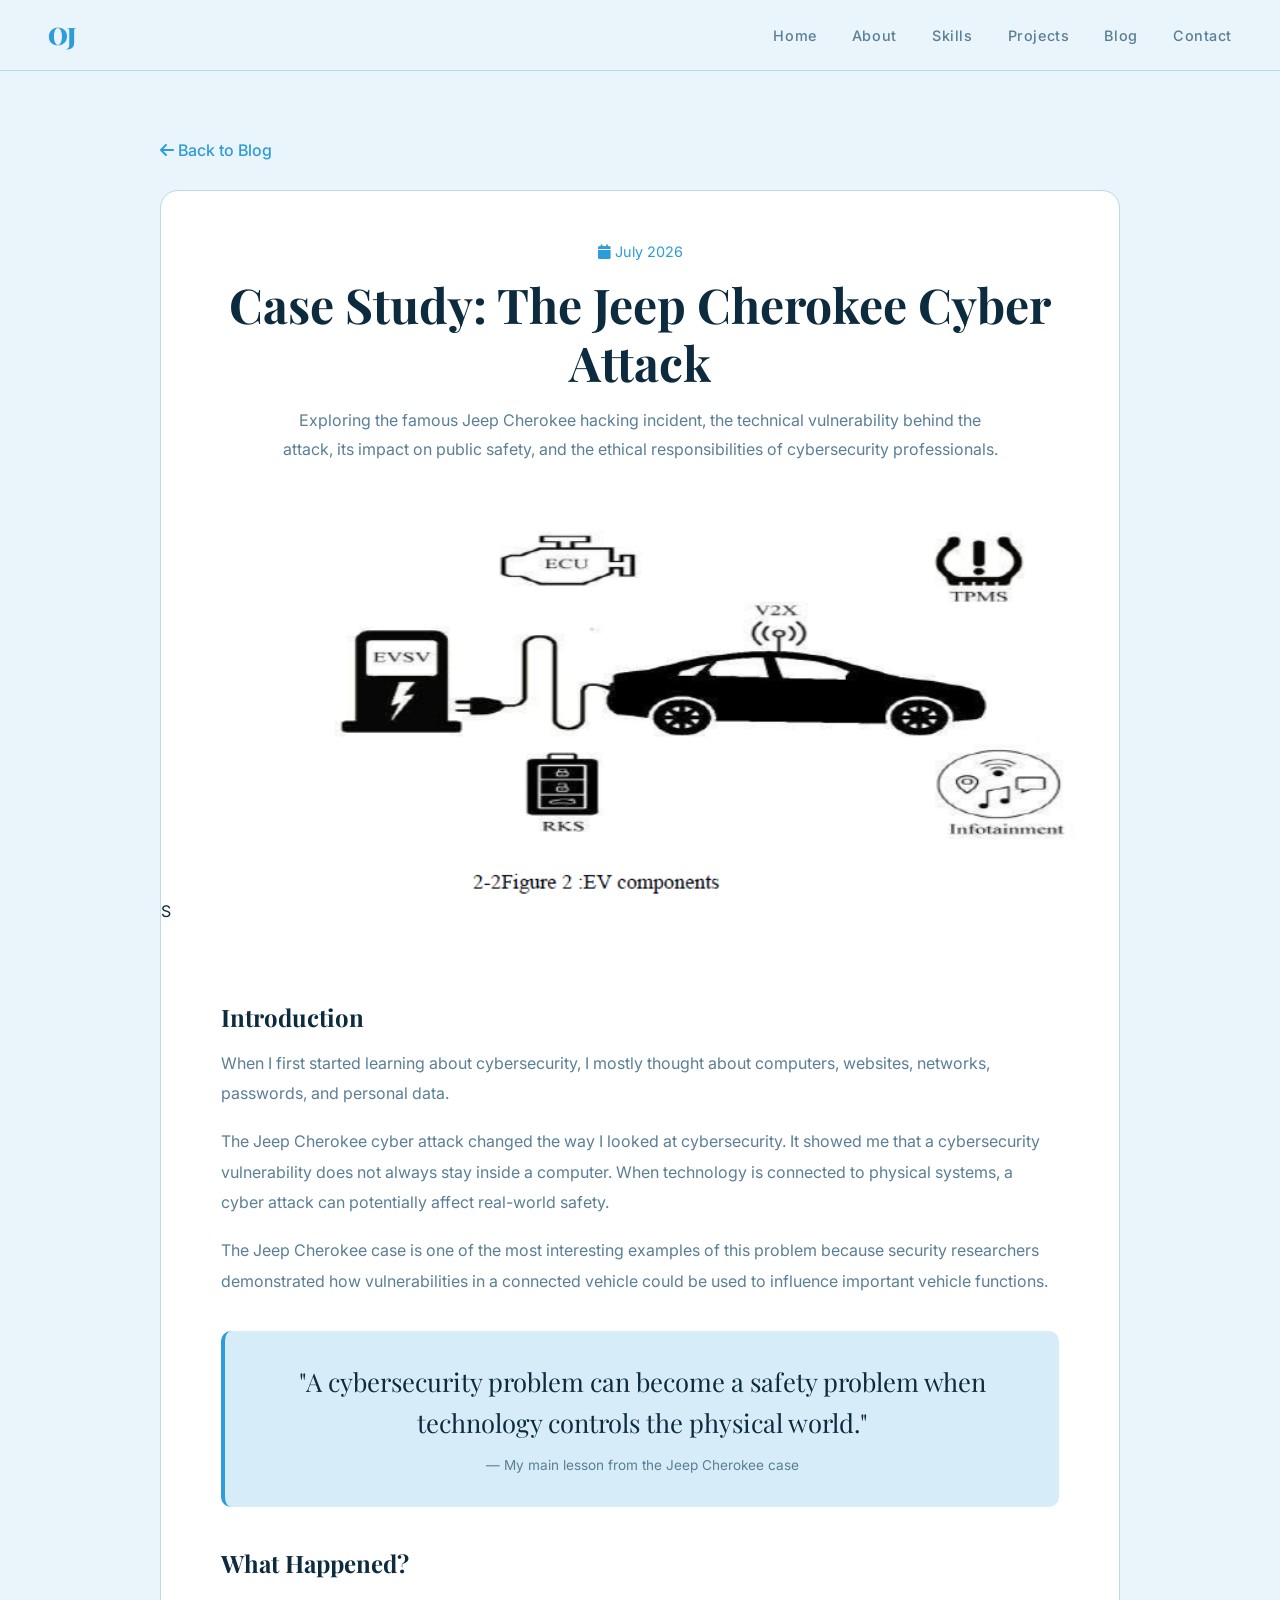
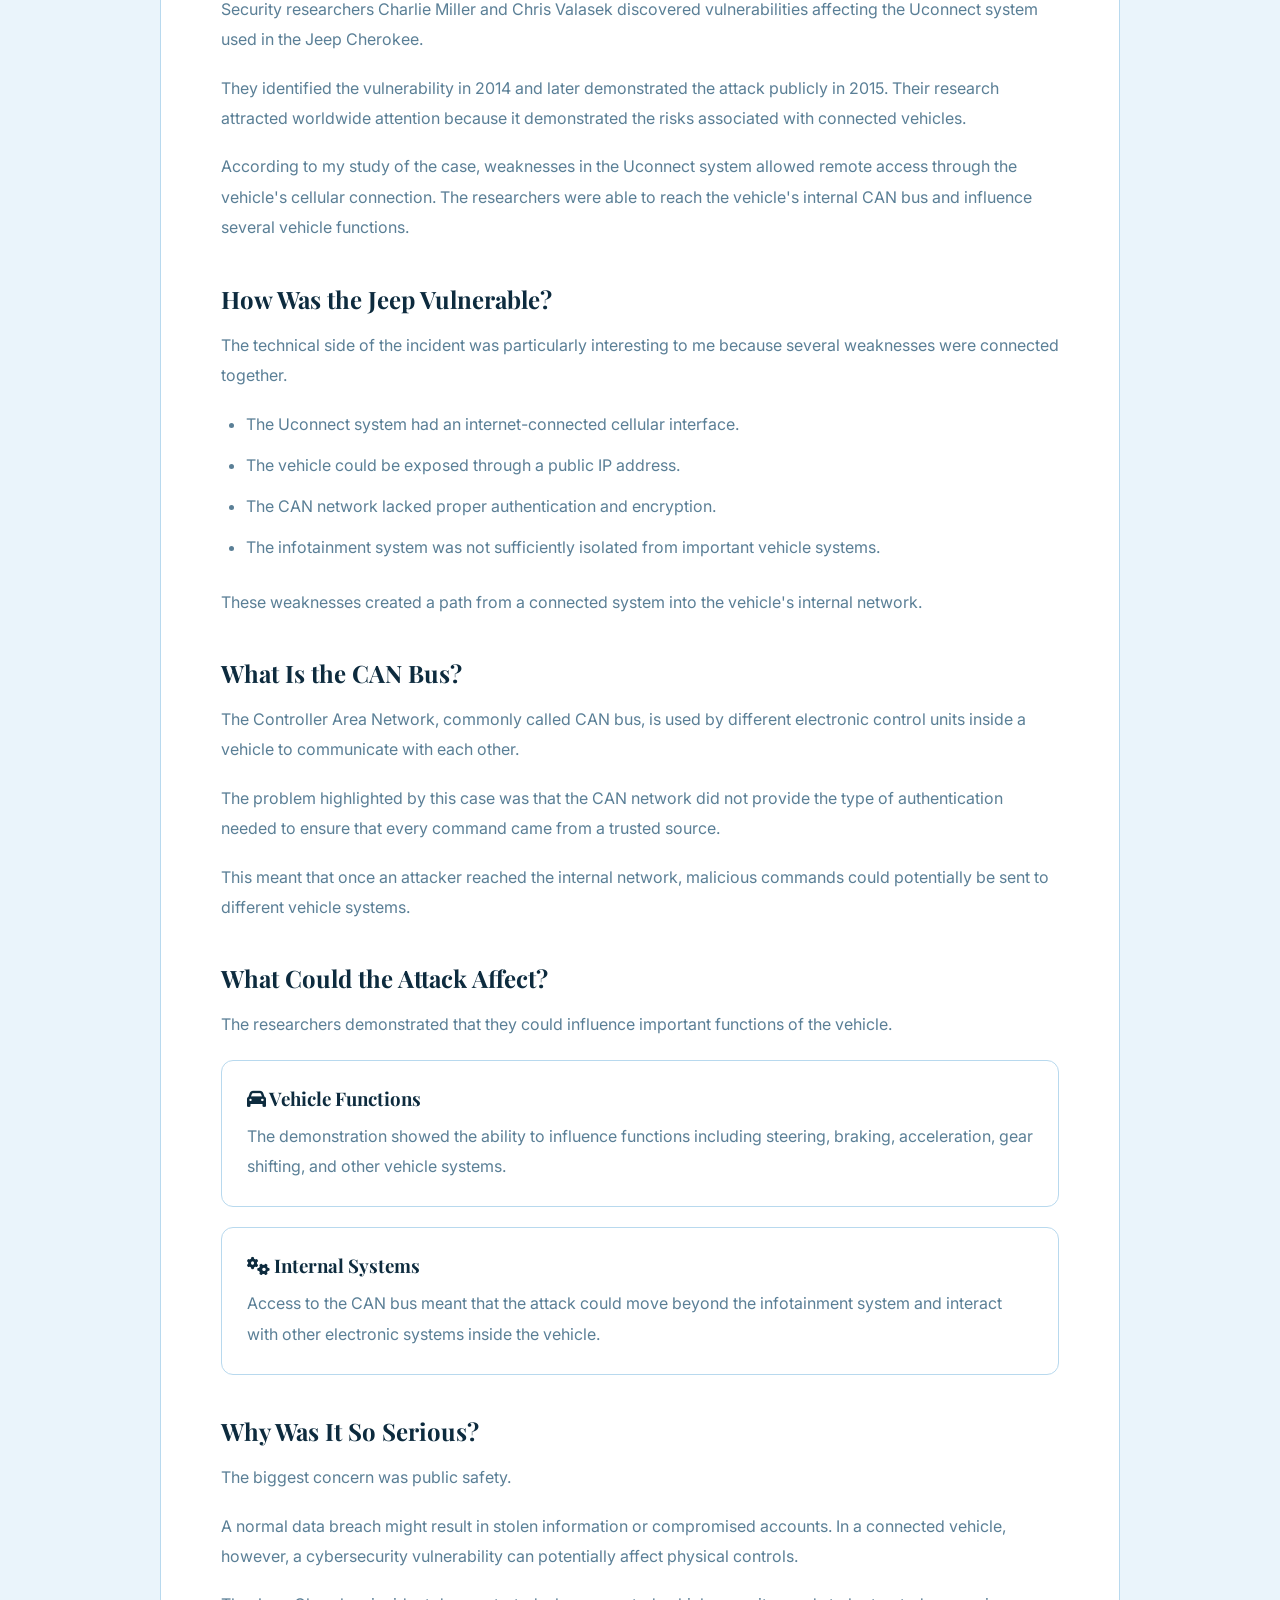
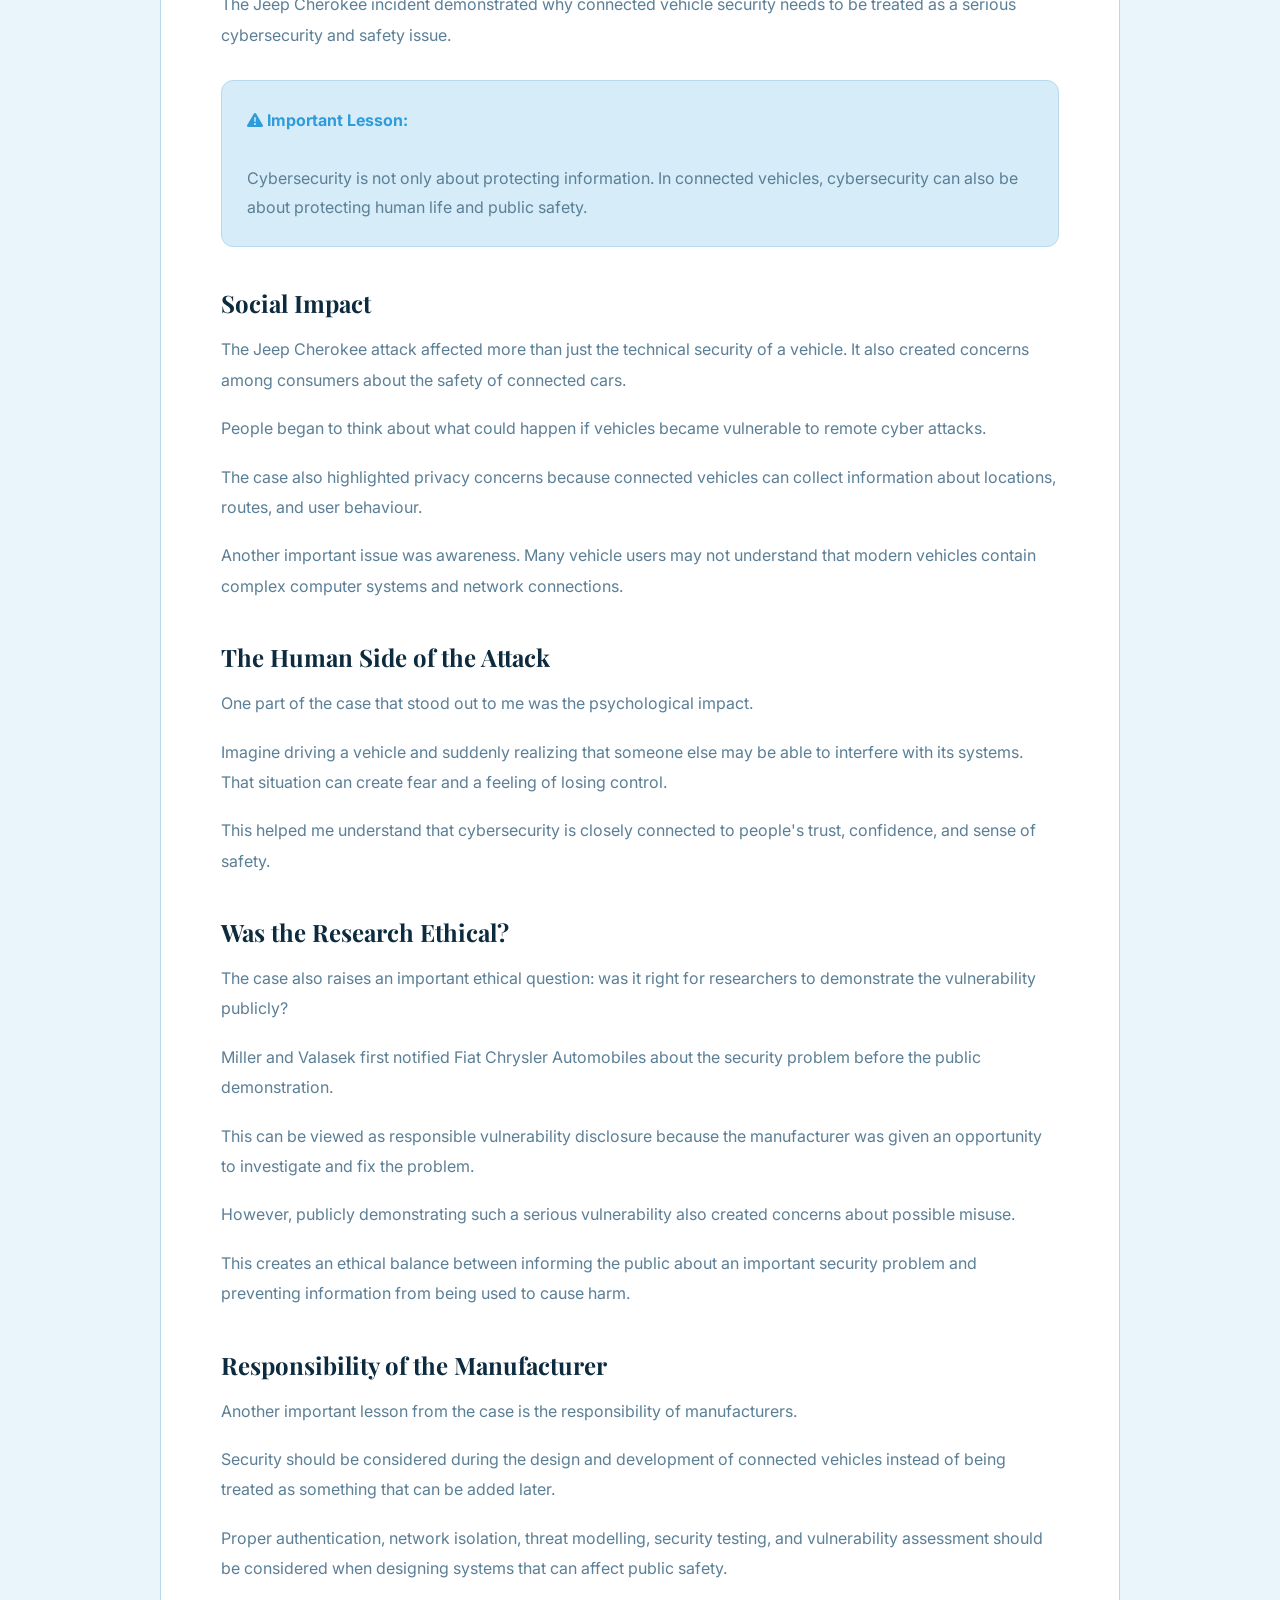
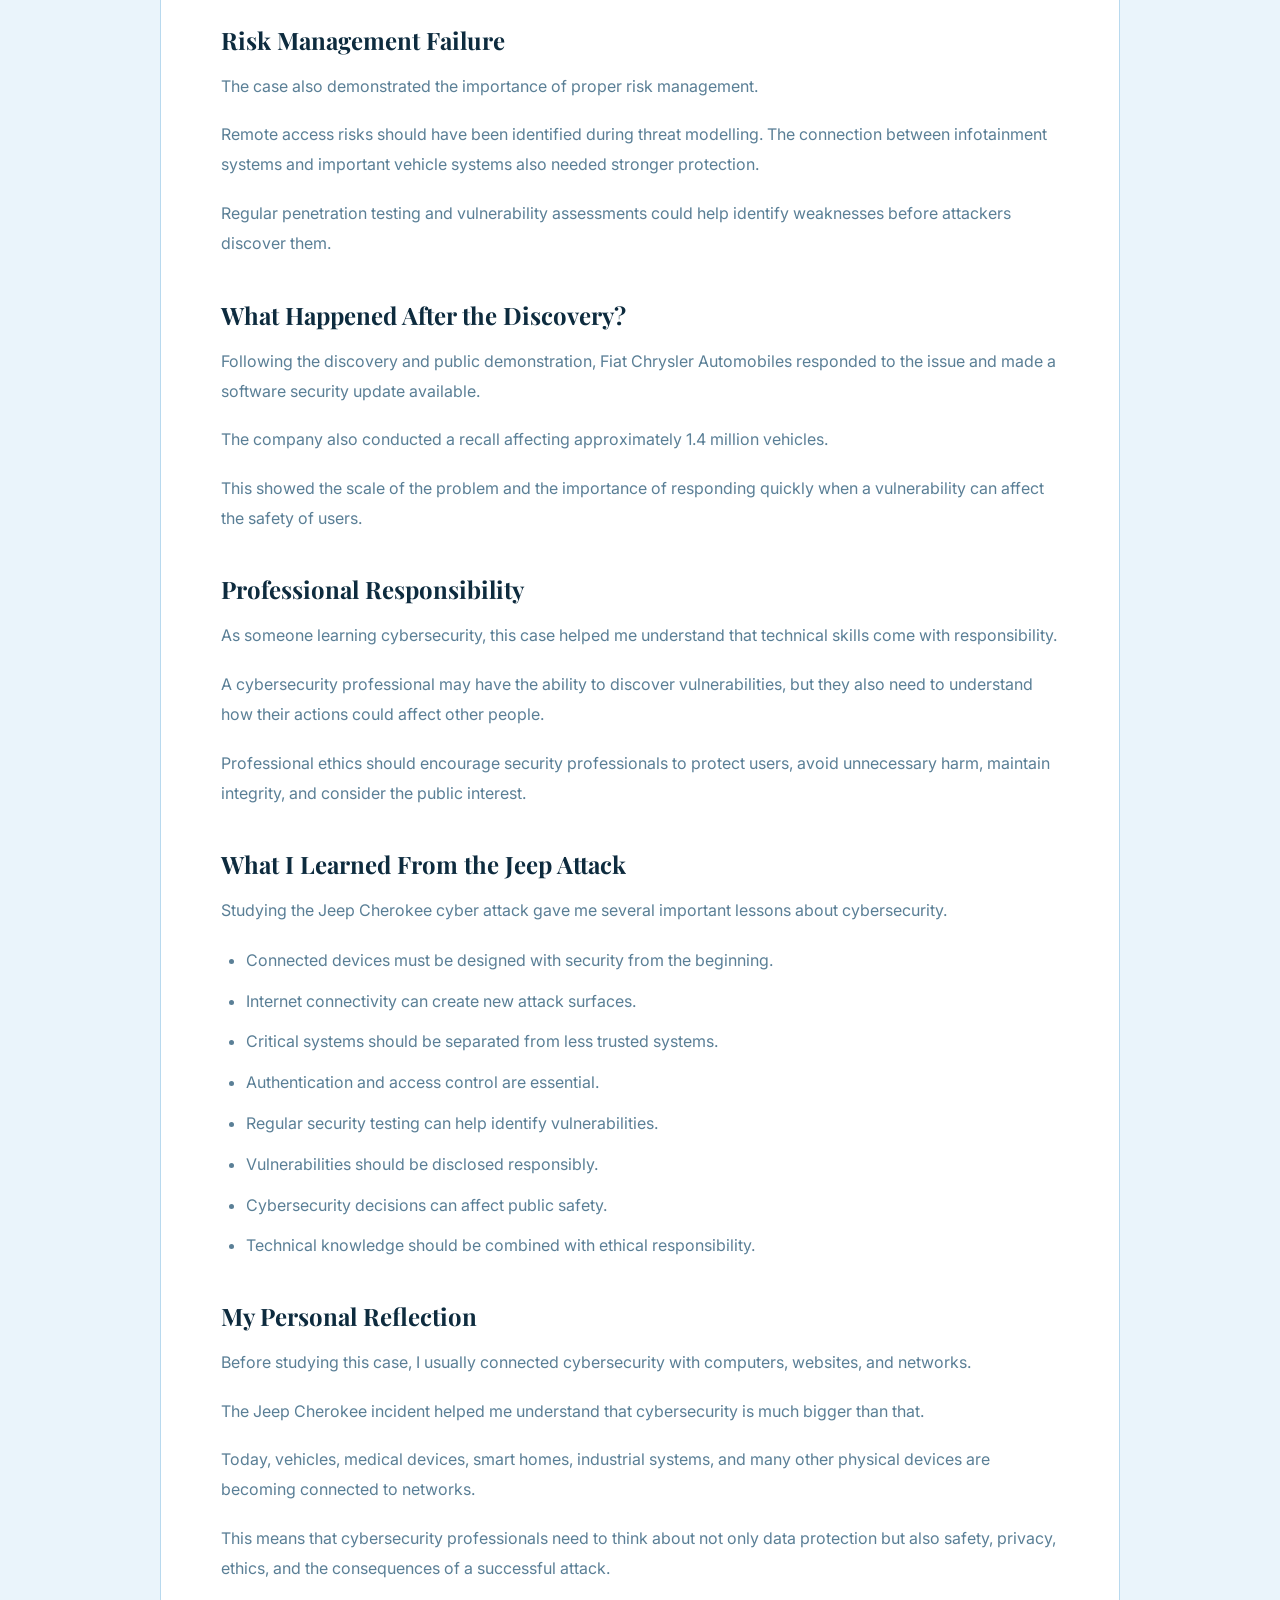
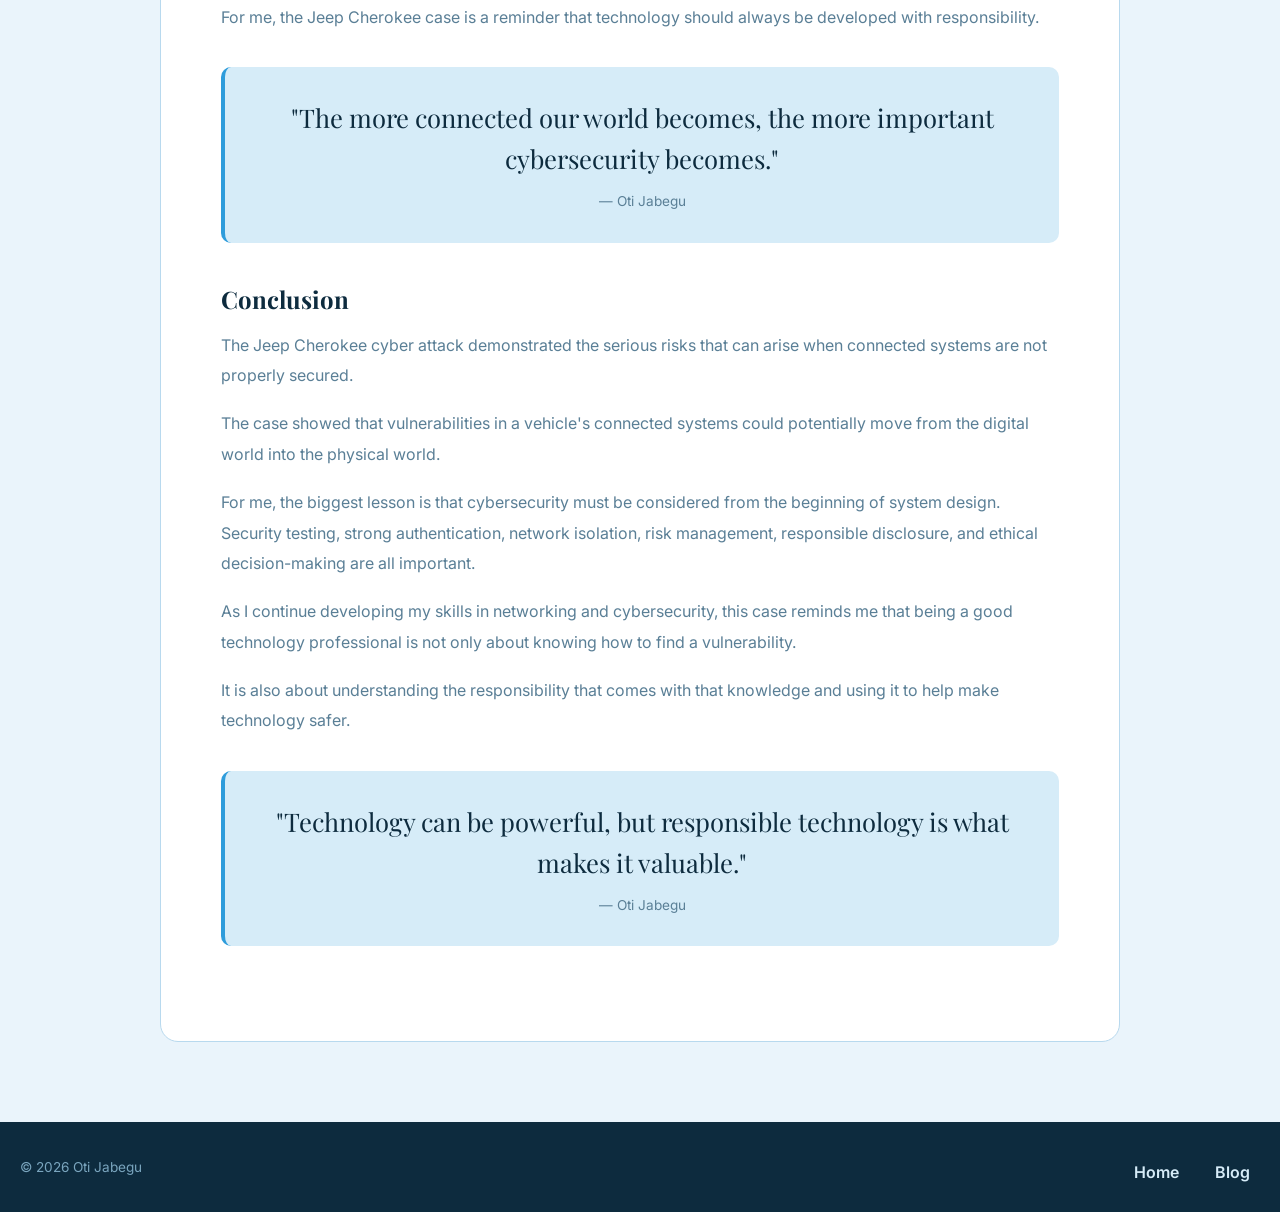
<file: Porfilio/Porfilio/read2.html>
<!DOCTYPE html>
<html lang="en">
<head>
    <meta charset="UTF-8">
    <meta name="viewport" content="width=device-width, initial-scale=1.0">

    <title>Case Study: The Jeep Cherokee Cyber Attack | Oti Jabegu</title>

    <!-- Main CSS -->
    <link rel="stylesheet" href="style.css">

    <!-- Blog CSS -->
    <link rel="stylesheet" href="blog.css">

    <!-- Google Fonts -->
    <link href="https://fonts.googleapis.com/css2?family=Playfair+Display:wght@700&family=Inter:wght@300;400;500;600&display=swap"
          rel="stylesheet">

    <!-- Font Awesome -->
    <link rel="stylesheet"
          href="https://cdnjs.cloudflare.com/ajax/libs/font-awesome/6.5.2/css/all.min.css">


    <!-- Internal CSS -->
    <style>

        /* Article Container */
        .article-container {
            max-width: 1000px;
            margin: auto;
            padding: 140px 20px 80px;
        }


        /* Back Button */
        .back-btn {
            display: inline-block;
            color: var(--accent);
            text-decoration: none;
            margin-bottom: 30px;
            font-weight: 500;
        }

        .back-btn:hover {
            text-decoration: underline;
        }


        /* Article */
        .article {
            background: #fff;
            border: 1px solid var(--border);
            border-radius: 18px;
            overflow: hidden;
        }


        /* Article Header */
        .article-header {
            text-align: center;
            padding: 50px 40px 35px;
        }


        .article-date {
            color: var(--accent);
            font-size: 0.9rem;
        }


        .article-header h1 {
            font-family: 'Playfair Display', serif;
            font-size: 3rem;
            line-height: 1.2;
            margin: 15px 0;
        }


        .article-intro {
            color: var(--muted);
            line-height: 1.8;
            max-width: 720px;
            margin: auto;
        }


        /* Main Image */
        .article-image {
            width: 100%;
            max-height: 500px;
            object-fit: cover;
            display: block;
        }


        /* Article Content */
        .article-content {
            padding: 40px 60px 60px;
        }


        .article-content h2 {
            font-family: 'Playfair Display', serif;
            margin-top: 40px;
            margin-bottom: 15px;
        }


        .article-content p {
            color: var(--muted);
            line-height: 1.9;
            margin-bottom: 18px;
        }


        /* Highlight Box */
        .highlight-box {
            background: var(--bg2);
            border: 1px solid var(--border);
            border-radius: 12px;
            padding: 25px;
            margin: 30px 0;
            color: var(--muted);
            line-height: 1.8;
        }


        .highlight-box strong {
            color: var(--accent);
        }


        /* Quote Box */
        .quote-box {
            text-align: center;
            font-family: 'Playfair Display', serif;
            font-size: 1.6rem;
            line-height: 1.6;
            background: var(--bg2);
            border-left: 4px solid var(--accent);
            border-radius: 10px;
            padding: 30px 25px;
            margin: 35px 0;
        }


        .quote-box span {
            display: block;
            font-family: 'Inter', sans-serif;
            font-size: 0.85rem;
            color: var(--muted);
            margin-top: 12px;
        }


        /* Security List */
        .security-list {
            margin: 20px 0 25px;
            padding-left: 25px;
        }


        .security-list li {
            color: var(--muted);
            line-height: 1.8;
            margin-bottom: 12px;
        }


        /* Impact Cards */
        .impact-card {
            border: 1px solid var(--border);
            border-radius: 12px;
            padding: 25px;
            margin: 20px 0;
            background: #fff;
        }


        .impact-card h3 {
            font-family: 'Playfair Display', serif;
            margin-top: 0;
            margin-bottom: 10px;
        }


        .impact-card p {
            margin-bottom: 0;
        }


        /* Footer */
        footer {
            text-align: center;
            padding: 30px 20px;
        }


        .footer-links {
            margin-top: 10px;
        }


        .footer-links a {
            margin: 0 10px;
            color: var(--accent);
            text-decoration: none;
        }


        .footer-links a:hover {
            text-decoration: underline;
        }


        /* Mobile Responsive */
        @media (max-width: 700px) {

            .article-container {
                padding: 120px 15px 50px;
            }

            .article-header {
                padding: 35px 20px 25px;
            }

            .article-header h1 {
                font-size: 2.2rem;
            }

            .article-content {
                padding: 30px 20px 40px;
            }

            .article-content h2 {
                font-size: 1.5rem;
            }

            .quote-box {
                font-size: 1.3rem;
            }

        }

    </style>

</head>


<body>


    <!-- Navigation -->
    <nav id="navbar">

        <div class="nav-logo">
            OJ
        </div>


        <ul class="nav-links">

            <li>
                <a href="index.html">Home</a>
            </li>

            <li>
                <a href="index.html#about">About</a>
            </li>

            <li>
                <a href="index.html#skills">Skills</a>
            </li>

            <li>
                <a href="index.html#projects">Projects</a>
            </li>

            <li>
                <a href="blog.html">Blog</a>
            </li>

            <li>
                <a href="index.html#contact">Contact</a>
            </li>

        </ul>

    </nav>



    <!-- Article Section -->
    <main class="article-container">


        <!-- Back Button -->
        <a href="blog.html" class="back-btn">

            <i class="fa-solid fa-arrow-left"></i>

            Back to Blog

        </a>



        <!-- Article -->
        <article class="article">


            <!-- Article Header -->
            <div class="article-header">

                <span class="article-date">

                    <i class="fa-solid fa-calendar"></i>

                    July 2026

                </span>


                <h1>
                    Case Study: The Jeep Cherokee Cyber Attack
                </h1>


                <p class="article-intro">

                    Exploring the famous Jeep Cherokee hacking incident,
                    the technical vulnerability behind the attack, its
                    impact on public safety, and the ethical responsibilities
                    of cybersecurity professionals.

                </p>

            </div>



            <!-- Main Image -->
            <img src="image/Screenshot 2026-09-15 211907.png"
                 alt="Jeep Cherokee featured in a cybersecurity case study, shown in an outdoor driving environment; the image conveys a serious, cautionary tone and contains no readable text"
                 class="article-image">



            <!-- Article Content -->S
            <div class="article-content">


                <!-- Introduction -->
                <h2>
                    Introduction
                </h2>


                <p>

                    When I first started learning about cybersecurity,
                    I mostly thought about computers, websites, networks,
                    passwords, and personal data.

                </p>


                <p>

                    The Jeep Cherokee cyber attack changed the way I
                    looked at cybersecurity. It showed me that a
                    cybersecurity vulnerability does not always stay
                    inside a computer. When technology is connected to
                    physical systems, a cyber attack can potentially
                    affect real-world safety.

                </p>


                <p>

                    The Jeep Cherokee case is one of the most interesting
                    examples of this problem because security researchers
                    demonstrated how vulnerabilities in a connected
                    vehicle could be used to influence important vehicle
                    functions.

                </p>



                <!-- Quote -->
                <div class="quote-box">

                    "A cybersecurity problem can become
                    a safety problem when technology
                    controls the physical world."

                    <span>
                        — My main lesson from the Jeep Cherokee case
                    </span>

                </div>



                <!-- Background -->
                <h2>
                    What Happened?
                </h2>


                <p>

                    Security researchers Charlie Miller and Chris Valasek
                    discovered vulnerabilities affecting the Uconnect
                    system used in the Jeep Cherokee.

                </p>


                <p>

                    They identified the vulnerability in 2014 and later
                    demonstrated the attack publicly in 2015. Their
                    research attracted worldwide attention because it
                    demonstrated the risks associated with connected
                    vehicles.

                </p>


                <p>

                    According to my study of the case, weaknesses in the
                    Uconnect system allowed remote access through the
                    vehicle's cellular connection. The researchers were
                    able to reach the vehicle's internal CAN bus and
                    influence several vehicle functions.

                </p>



                <!-- Technical -->
                <h2>
                    How Was the Jeep Vulnerable?
                </h2>


                <p>

                    The technical side of the incident was particularly
                    interesting to me because several weaknesses were
                    connected together.

                </p>


                <ul class="security-list">

                    <li>
                        The Uconnect system had an internet-connected
                        cellular interface.
                    </li>

                    <li>
                        The vehicle could be exposed through a public
                        IP address.
                    </li>

                    <li>
                        The CAN network lacked proper authentication
                        and encryption.
                    </li>

                    <li>
                        The infotainment system was not sufficiently
                        isolated from important vehicle systems.
                    </li>

                </ul>


                <p>

                    These weaknesses created a path from a connected
                    system into the vehicle's internal network.

                </p>



                <!-- CAN Bus -->
                <h2>
                    What Is the CAN Bus?
                </h2>


                <p>

                    The Controller Area Network, commonly called CAN bus,
                    is used by different electronic control units inside
                    a vehicle to communicate with each other.

                </p>


                <p>

                    The problem highlighted by this case was that the
                    CAN network did not provide the type of authentication
                    needed to ensure that every command came from a
                    trusted source.

                </p>


                <p>

                    This meant that once an attacker reached the internal
                    network, malicious commands could potentially be sent
                    to different vehicle systems.

                </p>



                <!-- Vehicle Control -->
                <h2>
                    What Could the Attack Affect?
                </h2>


                <p>

                    The researchers demonstrated that they could
                    influence important functions of the vehicle.

                </p>


                <div class="impact-card">

                    <h3>
                        <i class="fa-solid fa-car"></i>
                        Vehicle Functions
                    </h3>

                    <p>

                        The demonstration showed the ability to influence
                        functions including steering, braking, acceleration,
                        gear shifting, and other vehicle systems.

                    </p>

                </div>


                <div class="impact-card">

                    <h3>
                        <i class="fa-solid fa-gears"></i>
                        Internal Systems
                    </h3>

                    <p>

                        Access to the CAN bus meant that the attack could
                        move beyond the infotainment system and interact
                        with other electronic systems inside the vehicle.

                    </p>

                </div>



                <!-- Public Safety -->
                <h2>
                    Why Was It So Serious?
                </h2>


                <p>

                    The biggest concern was public safety.

                </p>


                <p>

                    A normal data breach might result in stolen information
                    or compromised accounts. In a connected vehicle,
                    however, a cybersecurity vulnerability can potentially
                    affect physical controls.

                </p>


                <p>

                    The Jeep Cherokee incident demonstrated why connected
                    vehicle security needs to be treated as a serious
                    cybersecurity and safety issue.

                </p>


                <div class="highlight-box">

                    <strong>
                        <i class="fa-solid fa-triangle-exclamation"></i>
                        Important Lesson:
                    </strong>

                    <br><br>

                    Cybersecurity is not only about protecting information.
                    In connected vehicles, cybersecurity can also be about
                    protecting human life and public safety.

                </div>



                <!-- Social Impact -->
                <h2>
                    Social Impact
                </h2>


                <p>

                    The Jeep Cherokee attack affected more than just the
                    technical security of a vehicle. It also created
                    concerns among consumers about the safety of connected
                    cars.

                </p>


                <p>

                    People began to think about what could happen if
                    vehicles became vulnerable to remote cyber attacks.

                </p>


                <p>

                    The case also highlighted privacy concerns because
                    connected vehicles can collect information about
                    locations, routes, and user behaviour.

                </p>


                <p>

                    Another important issue was awareness. Many vehicle
                    users may not understand that modern vehicles contain
                    complex computer systems and network connections.

                </p>



                <!-- Psychological Impact -->
                <h2>
                    The Human Side of the Attack
                </h2>


                <p>

                    One part of the case that stood out to me was the
                    psychological impact.

                </p>


                <p>

                    Imagine driving a vehicle and suddenly realizing that
                    someone else may be able to interfere with its systems.
                    That situation can create fear and a feeling of losing
                    control.

                </p>


                <p>

                    This helped me understand that cybersecurity is closely
                    connected to people's trust, confidence, and sense of
                    safety.

                </p>



                <!-- Ethical Issues -->
                <h2>
                    Was the Research Ethical?
                </h2>


                <p>

                    The case also raises an important ethical question:
                    was it right for researchers to demonstrate the
                    vulnerability publicly?

                </p>


                <p>

                    Miller and Valasek first notified Fiat Chrysler
                    Automobiles about the security problem before the
                    public demonstration.

                </p>


                <p>

                    This can be viewed as responsible vulnerability
                    disclosure because the manufacturer was given an
                    opportunity to investigate and fix the problem.

                </p>


                <p>

                    However, publicly demonstrating such a serious
                    vulnerability also created concerns about possible
                    misuse.

                </p>


                <p>

                    This creates an ethical balance between informing the
                    public about an important security problem and
                    preventing information from being used to cause harm.

                </p>



                <!-- Manufacturer -->
                <h2>
                    Responsibility of the Manufacturer
                </h2>


                <p>

                    Another important lesson from the case is the
                    responsibility of manufacturers.

                </p>


                <p>

                    Security should be considered during the design and
                    development of connected vehicles instead of being
                    treated as something that can be added later.

                </p>


                <p>

                    Proper authentication, network isolation, threat
                    modelling, security testing, and vulnerability
                    assessment should be considered when designing
                    systems that can affect public safety.

                </p>



                <!-- Risk Management -->
                <h2>
                    Risk Management Failure
                </h2>


                <p>

                    The case also demonstrated the importance of proper
                    risk management.

                </p>


                <p>

                    Remote access risks should have been identified during
                    threat modelling. The connection between infotainment
                    systems and important vehicle systems also needed
                    stronger protection.

                </p>


                <p>

                    Regular penetration testing and vulnerability
                    assessments could help identify weaknesses before
                    attackers discover them.

                </p>



                <!-- Recall -->
                <h2>
                    What Happened After the Discovery?
                </h2>


                <p>

                    Following the discovery and public demonstration,
                    Fiat Chrysler Automobiles responded to the issue and
                    made a software security update available.

                </p>


                <p>

                    The company also conducted a recall affecting
                    approximately 1.4 million vehicles.

                </p>


                <p>

                    This showed the scale of the problem and the importance
                    of responding quickly when a vulnerability can affect
                    the safety of users.

                </p>



                <!-- Professional Responsibility -->
                <h2>
                    Professional Responsibility
                </h2>


                <p>

                    As someone learning cybersecurity, this case helped
                    me understand that technical skills come with
                    responsibility.

                </p>


                <p>

                    A cybersecurity professional may have the ability to
                    discover vulnerabilities, but they also need to
                    understand how their actions could affect other people.

                </p>


                <p>

                    Professional ethics should encourage security
                    professionals to protect users, avoid unnecessary
                    harm, maintain integrity, and consider the public
                    interest.

                </p>



                <!-- What I Learned -->
                <h2>
                    What I Learned From the Jeep Attack
                </h2>


                <p>

                    Studying the Jeep Cherokee cyber attack gave me
                    several important lessons about cybersecurity.

                </p>


                <ul class="security-list">

                    <li>
                        Connected devices must be designed with security
                        from the beginning.
                    </li>

                    <li>
                        Internet connectivity can create new attack
                        surfaces.
                    </li>

                    <li>
                        Critical systems should be separated from less
                        trusted systems.
                    </li>

                    <li>
                        Authentication and access control are essential.
                    </li>

                    <li>
                        Regular security testing can help identify
                        vulnerabilities.
                    </li>

                    <li>
                        Vulnerabilities should be disclosed responsibly.
                    </li>

                    <li>
                        Cybersecurity decisions can affect public safety.
                    </li>

                    <li>
                        Technical knowledge should be combined with
                        ethical responsibility.
                    </li>

                </ul>



                <!-- Personal Reflection -->
                <h2>
                    My Personal Reflection
                </h2>


                <p>

                    Before studying this case, I usually connected
                    cybersecurity with computers, websites, and networks.

                </p>


                <p>

                    The Jeep Cherokee incident helped me understand that
                    cybersecurity is much bigger than that.

                </p>


                <p>

                    Today, vehicles, medical devices, smart homes,
                    industrial systems, and many other physical devices
                    are becoming connected to networks.

                </p>


                <p>

                    This means that cybersecurity professionals need to
                    think about not only data protection but also safety,
                    privacy, ethics, and the consequences of a successful
                    attack.

                </p>


                <p>

                    For me, the Jeep Cherokee case is a reminder that
                    technology should always be developed with
                    responsibility.

                </p>



                <!-- Final Quote -->
                <div class="quote-box">

                    "The more connected our world becomes,
                    the more important cybersecurity becomes."

                    <span>
                        — Oti Jabegu
                    </span>

                </div>



                <!-- Conclusion -->
                <h2>
                    Conclusion
                </h2>


                <p>

                    The Jeep Cherokee cyber attack demonstrated the serious
                    risks that can arise when connected systems are not
                    properly secured.

                </p>


                <p>

                    The case showed that vulnerabilities in a vehicle's
                    connected systems could potentially move from the
                    digital world into the physical world.

                </p>


                <p>

                    For me, the biggest lesson is that cybersecurity must
                    be considered from the beginning of system design.
                    Security testing, strong authentication, network
                    isolation, risk management, responsible disclosure,
                    and ethical decision-making are all important.

                </p>


                <p>

                    As I continue developing my skills in networking and
                    cybersecurity, this case reminds me that being a good
                    technology professional is not only about knowing how
                    to find a vulnerability.

                </p>


                <p>

                    It is also about understanding the responsibility that
                    comes with that knowledge and using it to help make
                    technology safer.

                </p>


                <div class="quote-box">

                    "Technology can be powerful,
                    but responsible technology is what makes it valuable."

                    <span>
                        — Oti Jabegu
                    </span>

                </div>


            </div>


        </article>

    </main>



    <!-- Footer -->
    <footer>

        <p>
            © 2026 Oti Jabegu
        </p>


        <div class="footer-links">

            <a href="index.html">
                Home
            </a>

            <a href="blog.html">
                Blog
            </a>

        </div>

    </footer>



    <!-- JavaScript -->
    <script src="script.js"></script>

    <script src="blog.js"></script>


</body>
</html>
</file>
<file: Porfilio/style.css>
/* =========================================================
   STYLE.CSS
   This file controls how the website LOOKS
   (colors, spacing, fonts, layout, animations)
   ========================================================= */

/* Reset: remove default browser spacing so everything starts clean */
*, *::before, *::after {
  margin: 0;
  padding: 0;
  box-sizing: border-box;
}

/* -------- COLOR VARIABLES --------
   Change these once here, and the whole site updates.
   Think of these like "paint buckets" you reuse everywhere. */
:root {
  --bg:        #EAF4FB; /* main background color */
  --bg2:       #D6ECF8; /* slightly darker background */
  --card:      #FFFFFF; /* white card background */
  --accent:    #2E9CDB; /* main blue accent color */
  --accent2:   #5BB8F0; /* lighter blue */
  --accent3:   #A8D8F0; /* even lighter blue */
  --text:      #0D2B3E; /* main text color */
  --muted:     #5A7F96; /* softer, secondary text color */
  --border:    #B8D9EE; /* light border color */
}

/* Smooth scrolling when clicking nav links like "About" */
html {
  scroll-behavior: smooth;
}

body {
  font-family: 'Inter', sans-serif;
  background: var(--bg);
  color: var(--text);
  overflow-x: hidden; /* stops sideways scrollbar from animations */
}

/* =========================================================
   NAVIGATION BAR (the menu fixed at the top)
   ========================================================= */
nav {
  position: fixed;
  top: 0; left: 0; right: 0;
  z-index: 100; /* keeps nav above everything else */
  display: flex;
  justify-content: space-between;
  align-items: center;
  padding: 1.2rem 3rem;
  background: rgba(234, 244, 251, 0.85);
  backdrop-filter: blur(12px); /* frosted glass effect */
  border-bottom: 1px solid var(--border);
  transition: box-shadow 0.3s;
}

/* Added by JavaScript once you scroll down a bit */
nav.scrolled {
  box-shadow: 0 4px 24px rgba(46, 156, 219, 0.12);
}

.nav-logo {
  font-family: 'Playfair Display', serif;
  font-size: 1.5rem;
  font-weight: 900;
  color: var(--accent);
  letter-spacing: -1px;
}

.nav-links {
  display: flex;
  gap: 2.2rem;
  list-style: none;
}

.nav-links a {
  text-decoration: none;
  font-size: 0.9rem;
  font-weight: 500;
  color: var(--muted);
  letter-spacing: 0.04em;
  transition: color 0.25s;
}

.nav-links a:hover {
  color: var(--accent);
}

/* =========================================================
   HERO SECTION (the big intro at the top of the page)
   ========================================================= */
#hero {
  min-height: 100vh; /* fill the whole screen height */
  display: flex;
  align-items: center;
  padding: 8rem 3rem 4rem;
  position: relative;
  overflow: hidden;
}

/* Blurry glowing circles floating in the background */
.orb {
  position: absolute;
  border-radius: 50%;
  pointer-events: none; /* so it never blocks clicks */
  filter: blur(80px);
  opacity: 0.45;
  transition: transform 0.08s ease-out;
}
.orb1 {
  width: 520px; height: 520px;
  background: radial-gradient(circle, #5BB8F0, #2E9CDB);
  top: -100px; right: -100px;
}
.orb2 {
  width: 360px; height: 360px;
  background: radial-gradient(circle, #A8D8F0, #5BB8F0);
  bottom: 0; left: -80px;
}

.hero-inner {
  max-width: 1100px;
  margin: 0 auto;
  width: 100%;
  display: grid;
  grid-template-columns: 1fr 1fr; /* text on left, avatar on right */
  gap: 4rem;
  align-items: center;
}

.hero-tag {
  display: inline-block;
  background: var(--accent3);
  color: var(--accent);
  font-size: 0.75rem;
  font-weight: 600;
  letter-spacing: 0.12em;
  padding: 0.35rem 0.9rem;
  border-radius: 999px; /* fully rounded pill shape */
  margin-bottom: 1.4rem;
  text-transform: uppercase;
}

.hero-name {
  font-family: 'Playfair Display', serif;
  font-size: clamp(3rem, 6vw, 5.2rem); /* scales with screen size */
  font-weight: 900;
  line-height: 1.05;
  color: var(--text);
}
.hero-name span {
  color: var(--accent);
}

.hero-sub {
  margin-top: 1.2rem;
  font-size: 1.15rem;
  color: var(--muted);
  line-height: 1.6;
  font-weight: 300;
}

.hero-btns {
  display: flex;
  gap: 6rem;
  margin-top: 2.4rem;
  flex-wrap: wrap;
}

/* -------- BUTTONS -------- */
.btn {
  display: inline-flex;
  align-items: center;
  gap: 0.5rem;
  padding: 0.8rem 1.8rem;
  border-radius: 8px;
  font-size: 0.9rem;
  font-weight: 600;
  cursor: pointer;
  text-decoration: none;
  transition: all 0.25s;
  border: 2px solid transparent;
}
.btn-primary {
  background: var(--accent);
  color: #fff;
}
.btn-primary:hover {
  background: #1a7bb8;
  transform: translateY(-2px); /* lifts up slightly on hover */
  box-shadow: 0 8px 24px rgba(46, 156, 219, 0.35);
}
.btn-outline {
  border-color: var(--accent);
  color: var(--accent);
  background: transparent;
}
.btn-outline:hover {
  background: var(--accent3);
  transform: translateY(-2px);
}

/* -------- AVATAR CIRCLE (the "OJ" initials circle) -------- */
.hero-visual {
  display: flex;
  justify-content: center;
  align-items: center;
}
.avatar-wrap {
  position: relative;
  width: 300px;
  height: 300px;
}
.avatar-ring {
  position: absolute;
  inset: -16px; /* makes ring slightly bigger than the circle */
  border-radius: 50%;
  border: 3px dashed var(--accent3);
  animation: spin 18s linear infinite;
}
@keyframes spin {
  to { transform: rotate(360deg); }
}
.avatar-circle {
  width: 300px; height: 300px;
  border-radius: 50%;
  background: linear-gradient(145deg, var(--accent2), var(--accent));
  display: flex;
  align-items: center;
  justify-content: center;
  font-family: 'Playfair Display', serif;
  font-size: 6rem;
  font-weight: 900;
  color: #fff;
  box-shadow: 0 20px 60px rgba(46, 156, 219, 0.35);
  position: relative;
  z-index: 1;
  user-select: none;
}

/* Small floating info cards near the avatar */
.badge {
  position: absolute;
  background: #fff;
  border: 1px solid var(--border);
  border-radius: 12px;
  padding: 0.6rem 1rem;
  display: flex;
  align-items: center;
  gap: 0.6rem;
  box-shadow: 0 6px 20px rgba(46, 156, 219, 0.15);
  font-size: 0.8rem;
  font-weight: 600;
  color: var(--text);
}
.badge-dot {
  width: 10px; height: 10px;
  border-radius: 50%;
  background: #2ECC71; /* green "online" dot */
}
.badge1 { bottom: 20px; left: -120px; }


/* =========================================================
   SHARED SECTION STYLES (used by About, Skills, Projects, Contact)
   ========================================================= */
section {
  padding: 6rem 3rem;
}
.section-inner {
  max-width: 1100px;
  margin: 0 auto;
}
.section-eyebrow {
  font-size: 0.75rem;
  font-weight: 700;
  letter-spacing: 0.15em;
  text-transform: uppercase;
  color: var(--accent);
  margin-bottom: 0.7rem;
}
.section-title {
  font-family: 'Playfair Display', serif;
  font-size: clamp(2rem, 4vw, 3rem);
  font-weight: 900;
  color: var(--text);
  margin-bottom: 1rem;
}
.section-desc {
  color: var(--muted);
  font-size: 1rem;
  line-height: 1.7;
  max-width: 520px;
}

/* =========================================================
   ABOUT SECTION
   ========================================================= */
#about {
  background: var(--bg2);
}

.about-grid {
  display: grid;
  grid-template-columns: 1fr 1fr;
  gap: 4rem;
  align-items: center;
  margin-top: 3rem;
}

.about-text p {
  color: var(--muted);
  line-height: 1.8;
  margin-bottom: 1rem;
}

/* Blog Card */
.blog-ad {
  background: #fff;
  border: 1px solid var(--border);
  border-radius: 14px;
  padding: 2rem;
  text-align: center;
  transition: 0.3s ease;
}

.blog-ad:hover {
  transform: translateY(-6px);
  box-shadow: 0 12px 30px rgba(0,0,0,0.08);
}

.blog-ad i {
  font-size: 4rem;
  color: var(--accent);
  margin-bottom: 1rem;
}

.blog-ad h3 {
  font-family: 'Playfair Display', serif;
  font-size: 2rem;
  color: var(--accent);
  margin-bottom: 0.8rem;
}

.blog-ad p {
  color: var(--muted);
  line-height: 1.7;
  margin-bottom: 1.5rem;
}

.blog-ad .btn {
  display: inline-block;
  padding: 0.8rem 1.6rem;
  background: var(--accent);
  color: #fff;
  text-decoration: none;
  border-radius: 8px;
  font-weight: 600;
  transition: 0.3s ease;
}

.blog-ad .btn:hover {
  opacity: 0.9;
  transform: translateY(-2px);
}
/* =========================================================
   SKILLS SECTION
   ========================================================= */
#skills {
  background: var(--bg);
}
.skills-grid {
  display: grid;
  grid-template-columns: repeat(auto-fill, minmax(260px, 1fr));
  gap: 1.5rem;
  margin-top: 3rem;
}
.skill-card {
  background: #fff;
  border: 1px solid var(--border);
  border-radius: 16px;
  padding: 1.6rem 1.4rem;
  transition: transform 0.25s, box-shadow 0.25s;
}
.skill-card:hover {
  transform: translateY(-6px);
  box-shadow: 0 16px 40px rgba(46, 156, 219, 0.14);
}
.skill-icon {
  font-size: 2rem;
  margin-bottom: 0.9rem;
}
.skill-name {
  font-weight: 700;
  font-size: 1rem;
  margin-bottom: 0.5rem;
}
.skill-bar {
  height: 6px;
  background: var(--bg2);
  border-radius: 999px;
  overflow: hidden;
  margin-top: 0.8rem;
}
.skill-fill {
  height: 100%;
  background: linear-gradient(90deg, var(--accent2), var(--accent));
  border-radius: 999px;
  transition: width 1s ease; /* animates growing when it appears */
  width: 0;
}
.skill-pct {
  font-size: 0.78rem;
  color: var(--muted);
  margin-top: 0.4rem;
}

/* =========================================================
   PROJECTS SECTION
   ========================================================= */
#projects {
  background: var(--bg2);
}
.projects-grid {
  display: grid;
  grid-template-columns: repeat(auto-fill, minmax(320px, 1fr));
  gap: 1.8rem;
  margin-top: 3rem;
}
.project-card {
  background: #fff;
  border-radius: 18px;
  overflow: hidden;
  border: 1px solid var(--border);
  transition: transform 0.28s, box-shadow 0.28s;
}
.project-card:hover {
  transform: translateY(-8px);
  box-shadow: 0 20px 48px rgba(46, 156, 219, 0.18);
}
.project-thumb {
  height: 180px;
  display: flex;
  align-items: center;
  justify-content: center;
  font-size: 3.5rem;
}
.project-body {
  padding: 1.4rem;
}
.project-tag {
  display: inline-block;
  font-size: 0.7rem;
  font-weight: 700;
  text-transform: uppercase;
  letter-spacing: 0.1em;
  color: var(--accent);
  background: var(--accent3);
  padding: 0.2rem 0.7rem;
  border-radius: 999px;
  margin-bottom: 0.8rem;
}
.project-title {
  font-weight: 700;
  font-size: 1.05rem;
  margin-bottom: 0.5rem;
}
.project-desc {
  font-size: 0.88rem;
  color: var(--muted);
  line-height: 1.6;
}
.project-links {
  display: flex;
  gap: 0.8rem;
  margin-top: 1rem;
}
.project-link {
  font-size: 0.8rem;
  font-weight: 600;
  color: var(--accent);
  text-decoration: none;
  padding: 0.4rem 0.9rem;
  border: 1.5px solid var(--accent);
  border-radius: 6px;
  transition: all 0.2s;
}
.project-link:hover {
  background: var(--accent);
  color: #fff;
}

/* =========================================================
   CONTACT SECTION
   ========================================================= */
#contact {
  background: var(--bg);
}
.contact-wrap {
  display: grid;
  grid-template-columns: 1fr 1fr;
  gap: 4rem;
  margin-top: 3rem;
  align-items: start;
}
.contact-info p {
  color: var(--muted);
  line-height: 1.8;
  margin-bottom: 1.8rem;
}
.contact-item {
  display: flex;
  align-items: center;
  gap: 1rem;
  margin-bottom: 1.2rem;
}
.contact-icon {
  width: 44px; height: 44px;
  border-radius: 10px;
  background: var(--accent3);
  display: flex;
  align-items: center;
  justify-content: center;
  font-size: 1.2rem;
  flex-shrink: 0;
}
.contact-label {
  font-size: 0.75rem;
  color: var(--muted);
  font-weight: 500;
}
.contact-val {
  font-size: 0.95rem;
  font-weight: 600;
  color: var(--text);
}

.contact-form {
  display: flex;
  flex-direction: column;
  gap: 1rem;
}
.form-group {
  display: flex;
  flex-direction: column;
  gap: 0.4rem;
}
.form-group label {
  font-size: 0.82rem;
  font-weight: 600;
  color: var(--text);
}
.form-group input,
.form-group textarea {
  padding: 0.75rem 1rem;
  border: 1.5px solid var(--border);
  border-radius: 10px;
  background: #fff;
  color: var(--text);
  font-family: 'Inter', sans-serif;
  font-size: 0.92rem;
  outline: none;
  transition: border-color 0.2s;
}
.form-group input:focus,
.form-group textarea:focus {
  border-color: var(--accent);
}
.form-group textarea {
  resize: vertical;
  min-height: 130px;
}

#msg-sent {
  display: none; /* JavaScript shows this after the form is "sent" */
  background: #E6F9F0;
  color: #1A7A48;
  border: 1px solid #8FDDB4;
  border-radius: 8px;
  padding: 0.75rem 1rem;
  font-size: 0.9rem;
  font-weight: 500;
}

/* =========================================================
   FOOTER
   ========================================================= */
footer {
  background: var(--text);
  color: var(--bg2);
  padding: 2.5rem;
  display: flex;
  align-items: center;
  justify-content: space-between;
  gap: 1rem;
}
footer .footer-name {
  font-family: 'Playfair Display', serif;
  font-size: 1.4rem;
  color: var(--accent2);
  font-weight: 900;
  margin-bottom: 0;
}
footer p {
  font-size: 0.85rem;
  color: #7AA5BE;
  margin: 0;
}
footer .footer-links {
  display: flex;
  flex-wrap: wrap;
  gap: 1rem;
  align-items: center;
  justify-content: flex-end;
}
footer .footer-links a {
  color: var(--bg2);
  text-decoration: none;
  font-weight: 600;
}
footer .footer-links a:hover {
  color: var(--accent);
}

/* =========================================================
   SCROLL ANIMATION (elements fade up into view)
   Toggled by JavaScript using IntersectionObserver
   ========================================================= */
.fade-up {
  opacity: 0;
  transform: translateY(28px);
  transition: opacity 0.7s ease, transform 0.7s ease;
}
.fade-up.visible {
  opacity: 1;
  transform: none;
}

/* =========================================================
   RESPONSIVE (mobile-friendly) STYLES
   Applies automatically on screens 768px wide or smaller
   ========================================================= */
@media (max-width: 768px) {
  nav {
    padding: 1rem 1.4rem;
  }
  .nav-links {
    display: none; /* hide menu links on small screens */
  }
  #hero {
    padding: 7rem 1.4rem 3rem;
  }
  .hero-inner,
  .about-grid,
  .contact-wrap {
    grid-template-columns: 1fr; /* stack into a single column */
    gap: 2rem;
  }
  .hero-visual {
    order: -1; /* move avatar above the text on mobile */
  }
  .avatar-wrap {
    width: 200px;
    height: 200px;
  }
  .avatar-circle {
    width: 200px;
    height: 200px;
    font-size: 4rem;
  }
  section {
    padding: 4rem 1.4rem;
  }
}
</file>
<file: Porfilio/Porfilio/style.css>
/* =========================================================
   STYLE.CSS
   This file controls how the website LOOKS
   (colors, spacing, fonts, layout, animations)
   ========================================================= */

/* Reset: remove default browser spacing so everything starts clean */
*, *::before, *::after {
  margin: 0;
  padding: 0;
  box-sizing: border-box;
}

/* -------- COLOR VARIABLES --------
   Change these once here, and the whole site updates.
   Think of these like "paint buckets" you reuse everywhere. */
:root {
  --bg:        #EAF4FB; /* main background color */
  --bg2:       #D6ECF8; /* slightly darker background */
  --card:      #FFFFFF; /* white card background */
  --accent:    #2E9CDB; /* main blue accent color */
  --accent2:   #5BB8F0; /* lighter blue */
  --accent3:   #A8D8F0; /* even lighter blue */
  --text:      #0D2B3E; /* main text color */
  --muted:     #5A7F96; /* softer, secondary text color */
  --border:    #B8D9EE; /* light border color */
}

/* Smooth scrolling when clicking nav links like "About" */
html {
  scroll-behavior: smooth;
}

body {
  font-family: 'Inter', sans-serif;
  background: var(--bg);
  color: var(--text);
  overflow-x: hidden; /* stops sideways scrollbar from animations */
}

/* =========================================================
   NAVIGATION BAR (the menu fixed at the top)
   ========================================================= */
nav {
  position: fixed;
  top: 0; left: 0; right: 0;
  z-index: 100; /* keeps nav above everything else */
  display: flex;
  justify-content: space-between;
  align-items: center;
  padding: 1.2rem 3rem;
  background: rgba(234, 244, 251, 0.85);
  backdrop-filter: blur(12px); /* frosted glass effect */
  border-bottom: 1px solid var(--border);
  transition: box-shadow 0.3s;
}

/* Added by JavaScript once you scroll down a bit */
nav.scrolled {
  box-shadow: 0 4px 24px rgba(46, 156, 219, 0.12);
}

.nav-logo {
  font-family: 'Playfair Display', serif;
  font-size: 1.5rem;
  font-weight: 900;
  color: var(--accent);
  letter-spacing: -1px;
}

.nav-links {
  display: flex;
  gap: 2.2rem;
  list-style: none;
}

.nav-links a {
  text-decoration: none;
  font-size: 0.9rem;
  font-weight: 500;
  color: var(--muted);
  letter-spacing: 0.04em;
  transition: color 0.25s;
}

.nav-links a:hover {
  color: var(--accent);
}

/* =========================================================
   HERO SECTION (the big intro at the top of the page)
   ========================================================= */
#hero {
  min-height: 100vh; /* fill the whole screen height */
  display: flex;
  align-items: center;
  padding: 8rem 3rem 4rem;
  position: relative;
  overflow: hidden;
}

/* Blurry glowing circles floating in the background */
.orb {
  position: absolute;
  border-radius: 50%;
  pointer-events: none; /* so it never blocks clicks */
  filter: blur(80px);
  opacity: 0.45;
  transition: transform 0.08s ease-out;
}
.orb1 {
  width: 520px; height: 520px;
  background: radial-gradient(circle, #5BB8F0, #2E9CDB);
  top: -100px; right: -100px;
}
.orb2 {
  width: 360px; height: 360px;
  background: radial-gradient(circle, #A8D8F0, #5BB8F0);
  bottom: 0; left: -80px;
}

.hero-inner {
  max-width: 1100px;
  margin: 0 auto;
  width: 100%;
  display: grid;
  grid-template-columns: 1fr 1fr; /* text on left, avatar on right */
  gap: 4rem;
  align-items: center;
}

.hero-tag {
  display: inline-block;
  background: var(--accent3);
  color: var(--accent);
  font-size: 0.75rem;
  font-weight: 600;
  letter-spacing: 0.12em;
  padding: 0.35rem 0.9rem;
  border-radius: 999px; /* fully rounded pill shape */
  margin-bottom: 1.4rem;
  text-transform: uppercase;
}

.hero-name {
  font-family: 'Playfair Display', serif;
  font-size: clamp(3rem, 6vw, 5.2rem); /* scales with screen size */
  font-weight: 900;
  line-height: 1.05;
  color: var(--text);
}
.hero-name span {
  color: var(--accent);
}

.hero-sub {
  margin-top: 1.2rem;
  font-size: 1.15rem;
  color: var(--muted);
  line-height: 1.6;
  font-weight: 300;
}

.hero-btns {
  display: flex;
  gap: 6rem;
  margin-top: 2.4rem;
  flex-wrap: wrap;
}

/* -------- BUTTONS -------- */
.btn {
  display: inline-flex;
  align-items: center;
  gap: 0.5rem;
  padding: 0.8rem 1.8rem;
  border-radius: 8px;
  font-size: 0.9rem;
  font-weight: 600;
  cursor: pointer;
  text-decoration: none;
  transition: all 0.25s;
  border: 2px solid transparent;
}
.btn-primary {
  background: var(--accent);
  color: #fff;
}
.btn-primary:hover {
  background: #1a7bb8;
  transform: translateY(-2px); /* lifts up slightly on hover */
  box-shadow: 0 8px 24px rgba(46, 156, 219, 0.35);
}
.btn-outline {
  border-color: var(--accent);
  color: var(--accent);
  background: transparent;
}
.btn-outline:hover {
  background: var(--accent3);
  transform: translateY(-2px);
}

/* -------- AVATAR CIRCLE (the "OJ" initials circle) -------- */
.hero-visual {
  display: flex;
  justify-content: center;
  align-items: center;
}
.avatar-wrap {
  position: relative;
  width: 300px;
  height: 300px;
}
.avatar-ring {
  position: absolute;
  inset: -16px; /* makes ring slightly bigger than the circle */
  border-radius: 50%;
  border: 3px dashed var(--accent3);
  animation: spin 18s linear infinite;
}
@keyframes spin {
  to { transform: rotate(360deg); }
}
.avatar-circle {
  width: 300px; height: 300px;
  border-radius: 50%;
  background: linear-gradient(145deg, var(--accent2), var(--accent));
  display: flex;
  align-items: center;
  justify-content: center;
  font-family: 'Playfair Display', serif;
  font-size: 6rem;
  font-weight: 900;
  color: #fff;
  box-shadow: 0 20px 60px rgba(46, 156, 219, 0.35);
  position: relative;
  z-index: 1;
  user-select: none;
}

/* Small floating info cards near the avatar */
.badge {
  position: absolute;
  background: #fff;
  border: 1px solid var(--border);
  border-radius: 12px;
  padding: 0.6rem 1rem;
  display: flex;
  align-items: center;
  gap: 0.6rem;
  box-shadow: 0 6px 20px rgba(46, 156, 219, 0.15);
  font-size: 0.8rem;
  font-weight: 600;
  color: var(--text);
}
.badge-dot {
  width: 10px; height: 10px;
  border-radius: 50%;
  background: #2ECC71; /* green "online" dot */
}
.badge1 { bottom: 20px; left: -120px; }


/* =========================================================
   SHARED SECTION STYLES (used by About, Skills, Projects, Contact)
   ========================================================= */
section {
  padding: 6rem 3rem;
}
.section-inner {
  max-width: 1100px;
  margin: 0 auto;
}
.section-eyebrow {
  font-size: 0.75rem;
  font-weight: 700;
  letter-spacing: 0.15em;
  text-transform: uppercase;
  color: var(--accent);
  margin-bottom: 0.7rem;
}
.section-title {
  font-family: 'Playfair Display', serif;
  font-size: clamp(2rem, 4vw, 3rem);
  font-weight: 900;
  color: var(--text);
  margin-bottom: 1rem;
}
.section-desc {
  color: var(--muted);
  font-size: 1rem;
  line-height: 1.7;
  max-width: 520px;
}

/* =========================================================
   ABOUT SECTION
   ========================================================= */
#about {
  background: var(--bg2);
}

.about-grid {
  display: grid;
  grid-template-columns: 1fr 1fr;
  gap: 4rem;
  align-items: center;
  margin-top: 3rem;
}

.about-text p {
  color: var(--muted);
  line-height: 1.8;
  margin-bottom: 1rem;
}

/* Blog Card */
.blog-ad {
  background: #fff;
  border: 1px solid var(--border);
  border-radius: 14px;
  padding: 2rem;
  text-align: center;
  transition: 0.3s ease;
}

.blog-ad:hover {
  transform: translateY(-6px);
  box-shadow: 0 12px 30px rgba(0,0,0,0.08);
}

.blog-ad i {
  font-size: 4rem;
  color: var(--accent);
  margin-bottom: 1rem;
}

.blog-ad h3 {
  font-family: 'Playfair Display', serif;
  font-size: 2rem;
  color: var(--accent);
  margin-bottom: 0.8rem;
}

.blog-ad p {
  color: var(--muted);
  line-height: 1.7;
  margin-bottom: 1.5rem;
}

.blog-ad .btn {
  display: inline-block;
  padding: 0.8rem 1.6rem;
  background: var(--accent);
  color: #fff;
  text-decoration: none;
  border-radius: 8px;
  font-weight: 600;
  transition: 0.3s ease;
}

.blog-ad .btn:hover {
  opacity: 0.9;
  transform: translateY(-2px);
}
/* =========================================================
   SKILLS SECTION
   ========================================================= */
#skills {
  background: var(--bg);
}
.skills-grid {
  display: grid;
  grid-template-columns: repeat(auto-fill, minmax(260px, 1fr));
  gap: 1.5rem;
  margin-top: 3rem;
}
.skill-card {
  background: #fff;
  border: 1px solid var(--border);
  border-radius: 16px;
  padding: 1.6rem 1.4rem;
  transition: transform 0.25s, box-shadow 0.25s;
}
.skill-card:hover {
  transform: translateY(-6px);
  box-shadow: 0 16px 40px rgba(46, 156, 219, 0.14);
}
.skill-icon {
  font-size: 2rem;
  margin-bottom: 0.9rem;
}
.skill-name {
  font-weight: 700;
  font-size: 1rem;
  margin-bottom: 0.5rem;
}
.skill-bar {
  height: 6px;
  background: var(--bg2);
  border-radius: 999px;
  overflow: hidden;
  margin-top: 0.8rem;
}
.skill-fill {
  height: 100%;
  background: linear-gradient(90deg, var(--accent2), var(--accent));
  border-radius: 999px;
  transition: width 1s ease; /* animates growing when it appears */
  width: 0;
}
.skill-pct {
  font-size: 0.78rem;
  color: var(--muted);
  margin-top: 0.4rem;
}

/* =========================================================
   PROJECTS SECTION
   ========================================================= */
#projects {
  background: var(--bg2);
}
.projects-grid {
  display: grid;
  grid-template-columns: repeat(auto-fill, minmax(320px, 1fr));
  gap: 1.8rem;
  margin-top: 3rem;
}
.project-card {
  background: #fff;
  border-radius: 18px;
  overflow: hidden;
  border: 1px solid var(--border);
  transition: transform 0.28s, box-shadow 0.28s;
}
.project-card:hover {
  transform: translateY(-8px);
  box-shadow: 0 20px 48px rgba(46, 156, 219, 0.18);
}
.project-thumb {
  height: 180px;
  display: flex;
  align-items: center;
  justify-content: center;
  font-size: 3.5rem;
}
.project-body {
  padding: 1.4rem;
}
.project-tag {
  display: inline-block;
  font-size: 0.7rem;
  font-weight: 700;
  text-transform: uppercase;
  letter-spacing: 0.1em;
  color: var(--accent);
  background: var(--accent3);
  padding: 0.2rem 0.7rem;
  border-radius: 999px;
  margin-bottom: 0.8rem;
}
.project-title {
  font-weight: 700;
  font-size: 1.05rem;
  margin-bottom: 0.5rem;
}
.project-desc {
  font-size: 0.88rem;
  color: var(--muted);
  line-height: 1.6;
}
.project-links {
  display: flex;
  gap: 0.8rem;
  margin-top: 1rem;
}
.project-link {
  font-size: 0.8rem;
  font-weight: 600;
  color: var(--accent);
  text-decoration: none;
  padding: 0.4rem 0.9rem;
  border: 1.5px solid var(--accent);
  border-radius: 6px;
  transition: all 0.2s;
}
.project-link:hover {
  background: var(--accent);
  color: #fff;
}
/* ============ BUSINESS SECTION ============ */

#business {
position: relative;
padding: 100px 0;
overflow: hidden;
}

.business-grid {
display: grid;
grid-template-columns: repeat(2, 1fr);
gap: 2rem;
margin-top: 3rem;
}

.business-card {
position: relative;
display: flex;
gap: 1.5rem;
padding: 2.5rem;
border: 1px solid rgba(255, 255, 255, 0.1);
border-radius: 24px;
background: rgba(255, 255, 255, 0.04);
backdrop-filter: blur(10px);
transition: transform 0.3s ease, border-color 0.3s ease;
}

.business-card:hover {
transform: translateY(-8px);
border-color: rgba(255, 255, 255, 0.3);
}

.business-card-alt {
background: rgba(255, 255, 255, 0.025);
}

.business-icon {
min-width: 65px;
width: 65px;
height: 65px;
display: flex;
align-items: center;
justify-content: center;
border-radius: 18px;
font-size: 2rem;
background: rgba(255, 255, 255, 0.08);
}

.business-content {
flex: 1;
}

.business-tag {
display: inline-block;
margin-bottom: 0.6rem;
font-size: 0.75rem;
font-weight: 600;
letter-spacing: 1.5px;
text-transform: uppercase;
opacity: 0.65;
}

.business-content h3 {
margin: 0 0 0.8rem;
font-family: "Playfair Display", serif;
font-size: 2rem;
}

.business-content p {
margin-bottom: 1.5rem;
line-height: 1.8;
opacity: 0.75;
}

.business-features {
display: flex;
flex-wrap: wrap;
gap: 0.7rem;
margin-bottom: 1.7rem;
}

.business-features span {
padding: 0.45rem 0.8rem;
border-radius: 50px;
font-size: 0.75rem;
background: rgba(255, 255, 255, 0.07);
}

.business-card .btn {
display: inline-block;
text-decoration: none;
}

/* Responsive Business Section */

@media (max-width: 800px) {
.business-grid {
grid-template-columns: 1fr;
}

.business-card {
padding: 2rem;
}
}

@media (max-width: 500px) {
.business-card {
flex-direction: column;
}

.business-content h3 {
font-size: 1.7rem;
}
}

/* =========================================================
   CONTACT SECTION
   ========================================================= */
#contact {
  background: var(--bg);
}
.contact-wrap {
  display: grid;
  grid-template-columns: 1fr 1fr;
  gap: 4rem;
  margin-top: 3rem;
  align-items: start;
}
.contact-info p {
  color: var(--muted);
  line-height: 1.8;
  margin-bottom: 1.8rem;
}
.contact-item {
  display: flex;
  align-items: center;
  gap: 1rem;
  margin-bottom: 1.2rem;
}
.contact-icon {
  width: 44px; height: 44px;
  border-radius: 10px;
  background: var(--accent3);
  display: flex;
  align-items: center;
  justify-content: center;
  font-size: 1.2rem;
  flex-shrink: 0;
}
.contact-label {
  font-size: 0.75rem;
  color: var(--muted);
  font-weight: 500;
}
.contact-val {
  font-size: 0.95rem;
  font-weight: 600;
  color: var(--text);
}

.contact-form {
  display: flex;
  flex-direction: column;
  gap: 1rem;
}
.form-group {
  display: flex;
  flex-direction: column;
  gap: 0.4rem;
}
.form-group label {
  font-size: 0.82rem;
  font-weight: 600;
  color: var(--text);
}
.form-group input,
.form-group textarea {
  padding: 0.75rem 1rem;
  border: 1.5px solid var(--border);
  border-radius: 10px;
  background: #fff;
  color: var(--text);
  font-family: 'Inter', sans-serif;
  font-size: 0.92rem;
  outline: none;
  transition: border-color 0.2s;
}
.form-group input:focus,
.form-group textarea:focus {
  border-color: var(--accent);
}
.form-group textarea {
  resize: vertical;
  min-height: 130px;
}

#msg-sent {
  display: none; /* JavaScript shows this after the form is "sent" */
  background: #E6F9F0;
  color: #1A7A48;
  border: 1px solid #8FDDB4;
  border-radius: 8px;
  padding: 0.75rem 1rem;
  font-size: 0.9rem;
  font-weight: 500;
}

/* =========================================================
   FOOTER
   ========================================================= */
footer {
  background: var(--text);
  color: var(--bg2);
  padding: 2.5rem;
  display: flex;
  align-items: center;
  justify-content: space-between;
  gap: 1rem;
}
footer .footer-name {
  font-family: 'Playfair Display', serif;
  font-size: 1.4rem;
  color: var(--accent2);
  font-weight: 900;
  margin-bottom: 0;
}
footer p {
  font-size: 0.85rem;
  color: #7AA5BE;
  margin: 0;
}
footer .footer-links {
  display: flex;
  flex-wrap: wrap;
  gap: 1rem;
  align-items: center;
  justify-content: flex-end;
}
footer .footer-links a {
  color: var(--bg2);
  text-decoration: none;
  font-weight: 600;
}
footer .footer-links a:hover {
  color: var(--accent);
}

/* =========================================================
   SCROLL ANIMATION (elements fade up into view)
   Toggled by JavaScript using IntersectionObserver
   ========================================================= */
.fade-up {
  opacity: 0;
  transform: translateY(28px);
  transition: opacity 0.7s ease, transform 0.7s ease;
}
.fade-up.visible {
  opacity: 1;
  transform: none;
}

/* =========================================================
   RESPONSIVE (mobile-friendly) STYLES
   Applies automatically on screens 768px wide or smaller
   ========================================================= */
@media (max-width: 768px) {
  nav {
    padding: 1rem 1.4rem;
  }
  .nav-links {
    display: none; /* hide menu links on small screens */
  }
  #hero {
    padding: 7rem 1.4rem 3rem;
  }
  .hero-inner,
  .about-grid,
  .contact-wrap {
    grid-template-columns: 1fr; /* stack into a single column */
    gap: 2rem;
  }
  .hero-visual {
    order: -1; /* move avatar above the text on mobile */
  }
  .avatar-wrap {
    width: 200px;
    height: 200px;
  }
  .avatar-circle {
    width: 200px;
    height: 200px;
    font-size: 4rem;
  }
  section {
    padding: 4rem 1.4rem;
  }
}
</file>
<file: Porfilio/Porfilio/blog.css>
.blog-hero{
    padding:130px 20px 70px;
    text-align:center;
    background:var(--bg2);
}

.blog-hero h1{
    font-family:'Playfair Display',serif;
    font-size:3rem;
    color:var(--accent);
}

.blog-hero p{
    margin-top:15px;
    color:var(--muted);
}

.blog-container{
    max-width:1200px;
    margin:auto;
    padding:60px 20px;
    display:grid;
    grid-template-columns:repeat(auto-fit,minmax(330px,1fr));
    gap:30px;
}

.blog-card{
    background:#fff;
    border-radius:18px;
    overflow:hidden;
    border:1px solid var(--border);
    transition:.3s;
}

.blog-card:hover{
    transform:translateY(-8px);
    box-shadow:0 15px 35px rgba(0,0,0,.08);
}

.blog-card img{
    width:100%;
    height:220px;
    object-fit:cover;
}

.blog-content{
    padding:25px;
}

.blog-content span{
    color:var(--accent);
    font-size:.9rem;
}

.blog-content h3{
    margin:15px 0;
}

.blog-content p{
    color:var(--muted);
    line-height:1.8;
    margin-bottom:20px;
}
</file>
